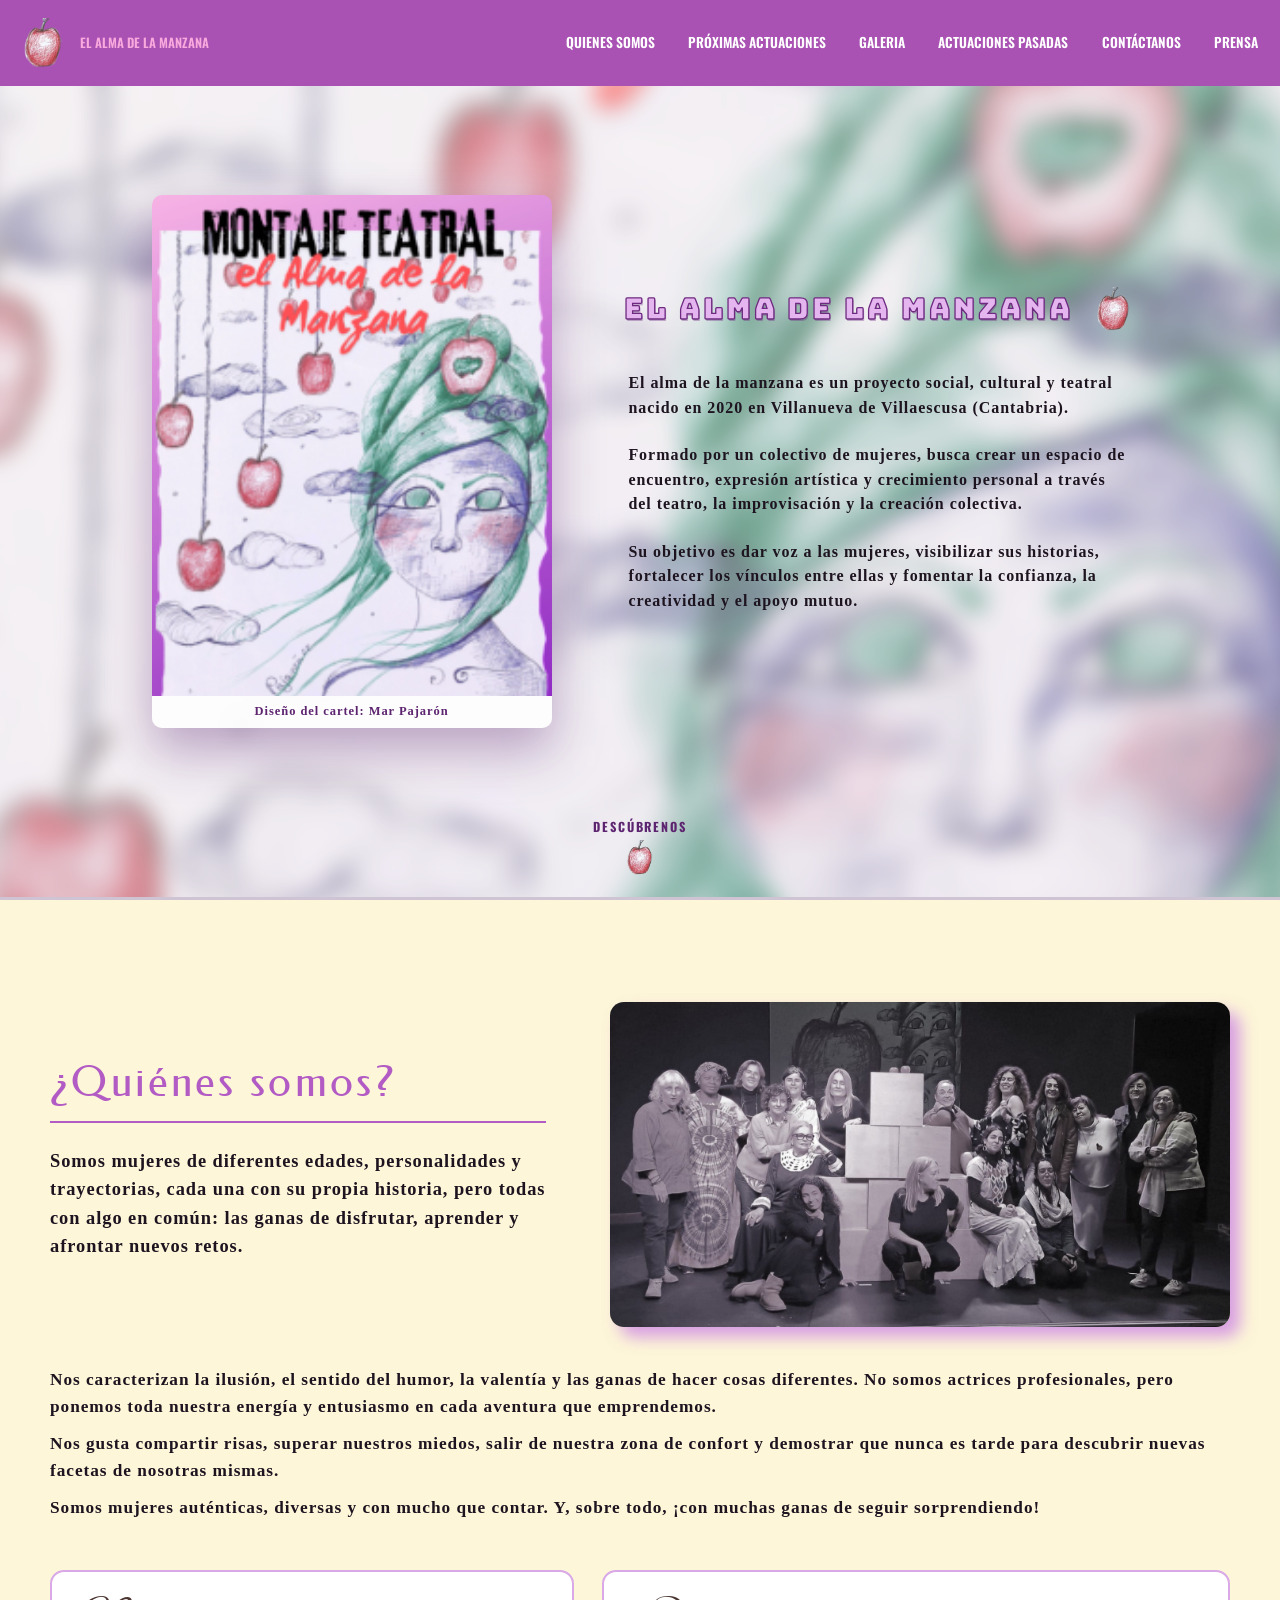
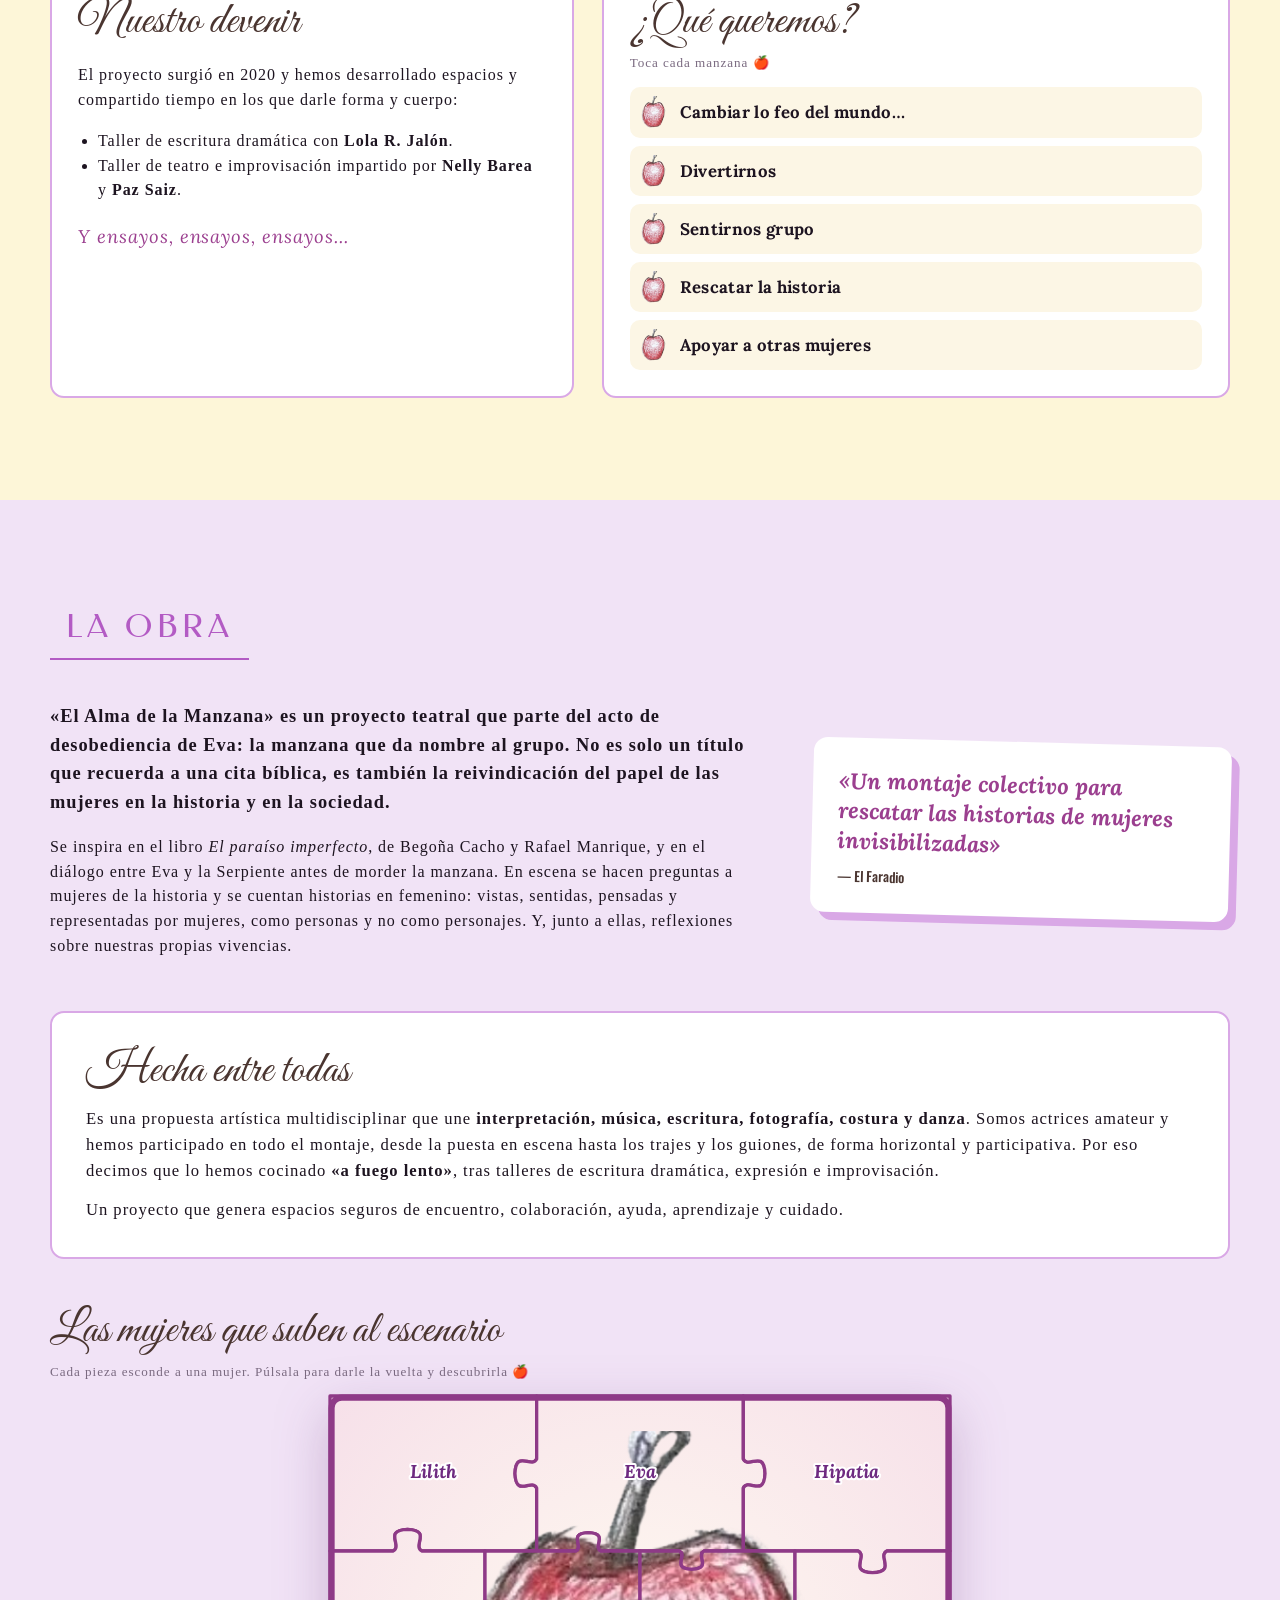
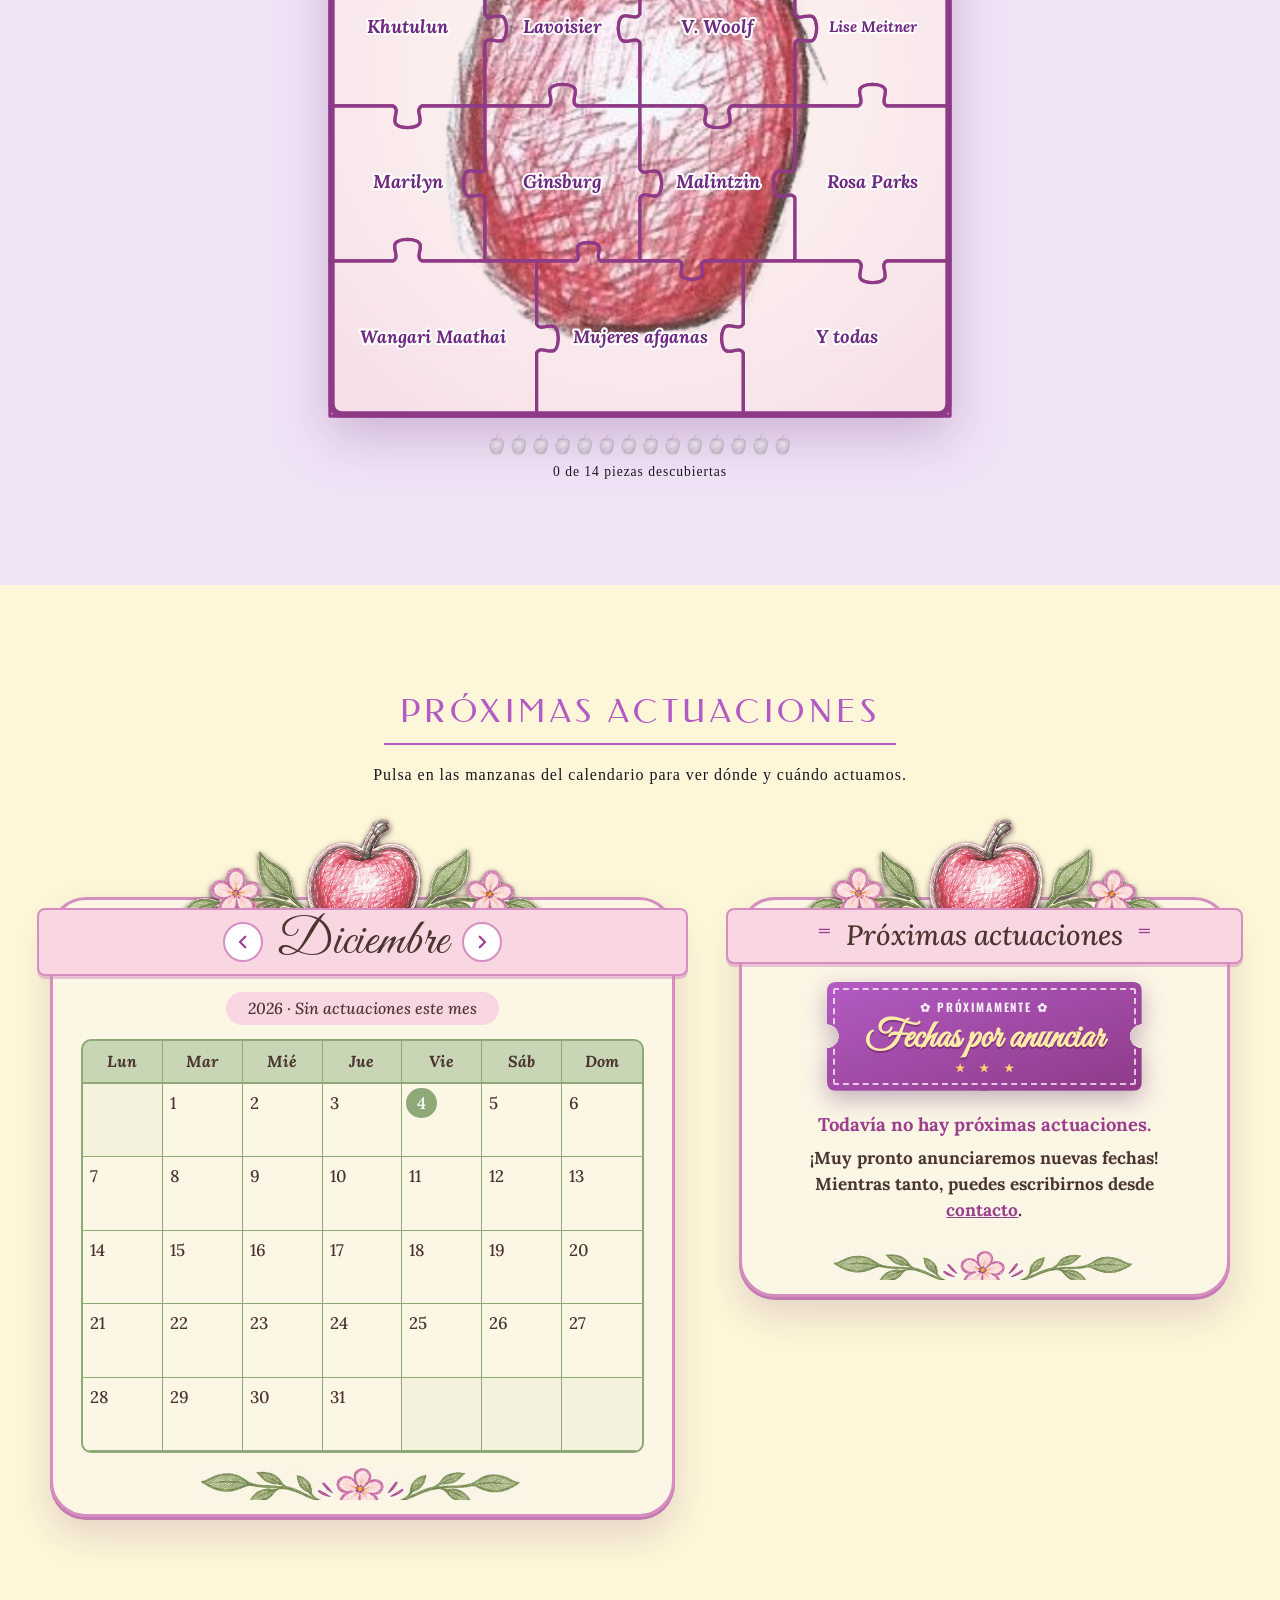
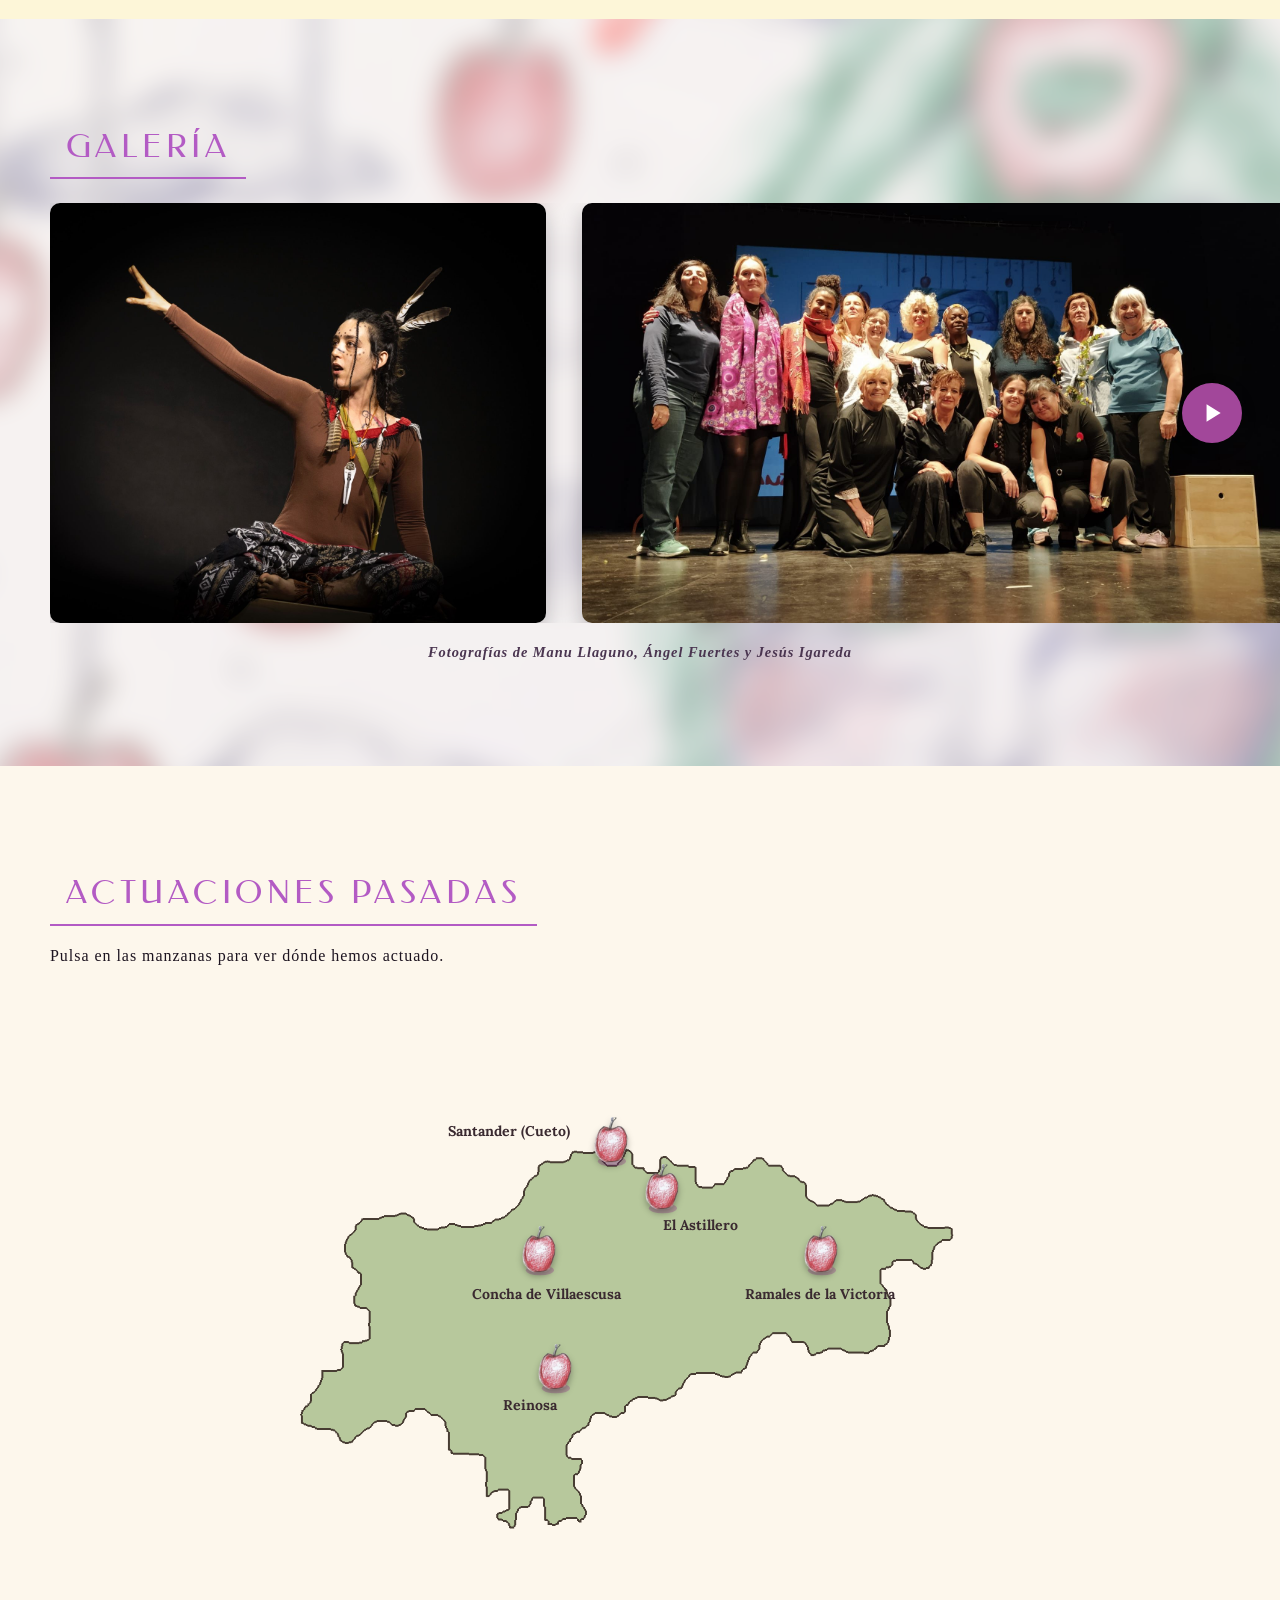
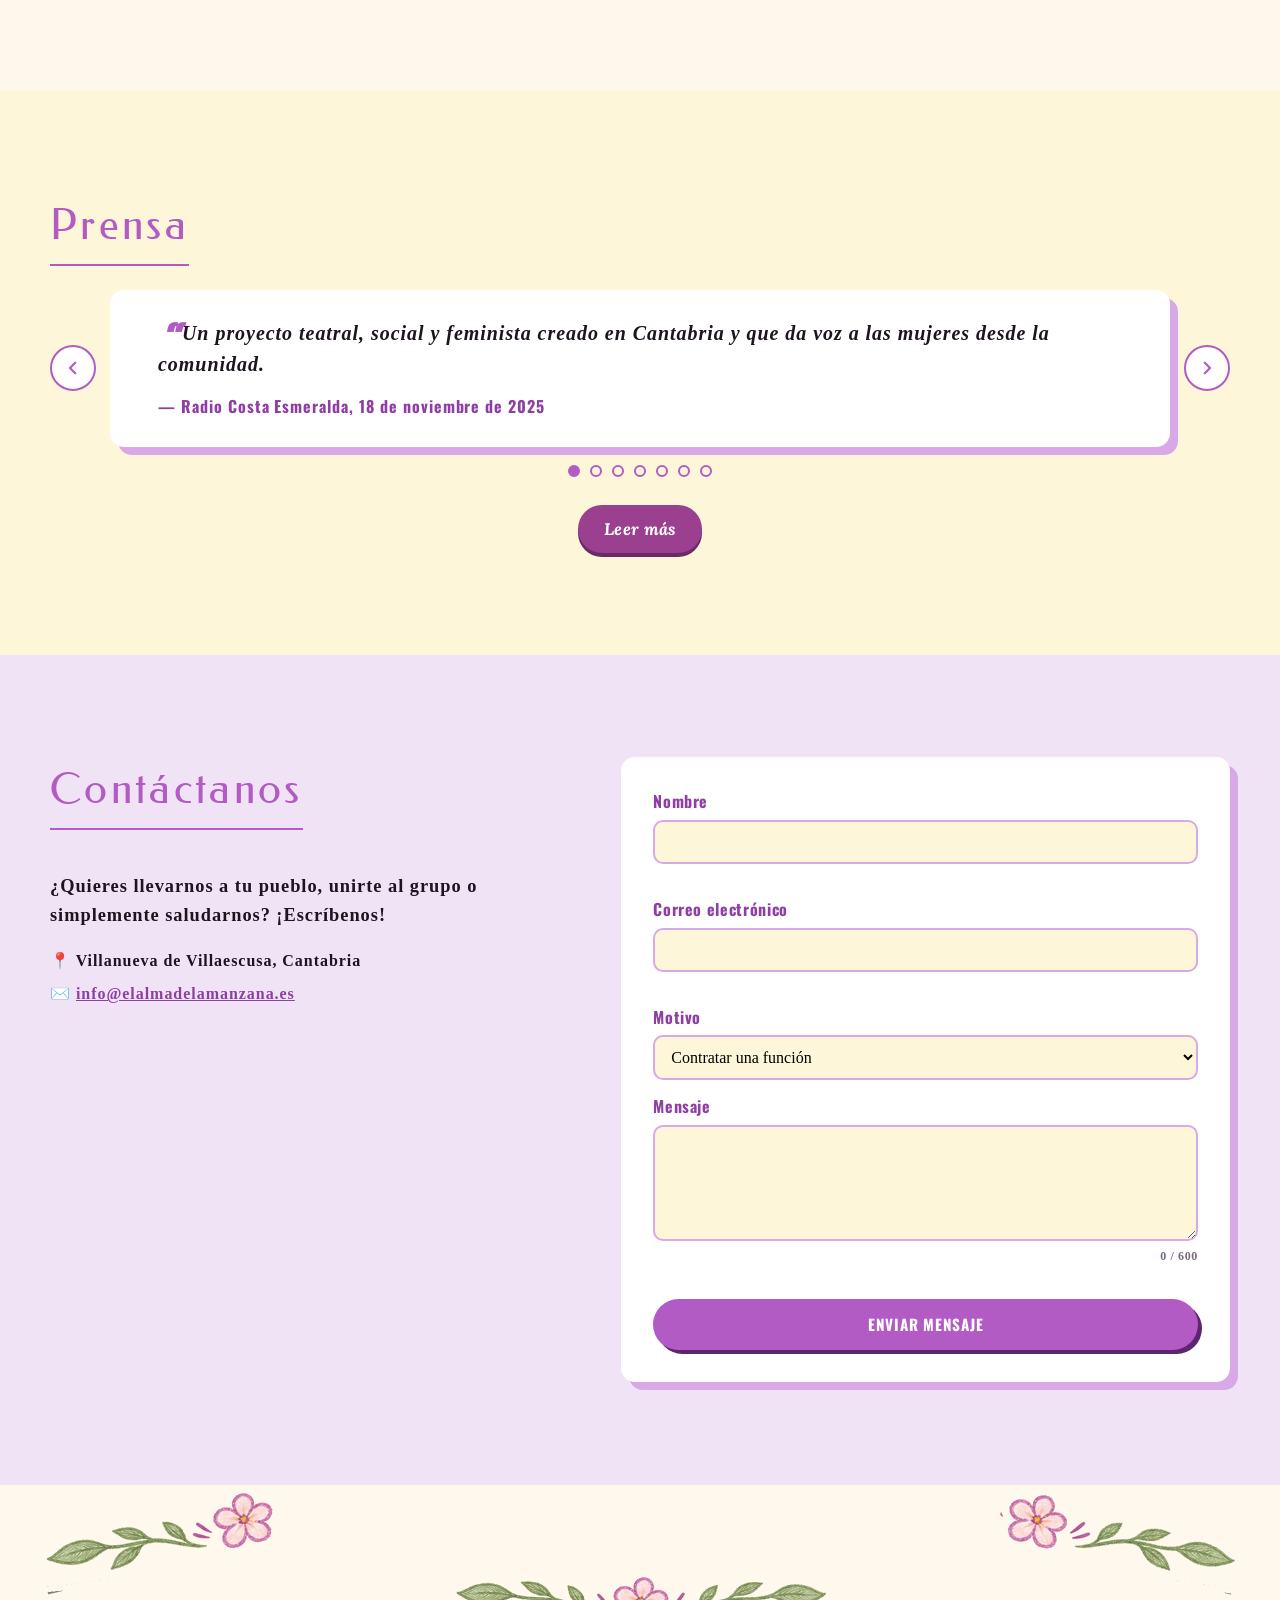
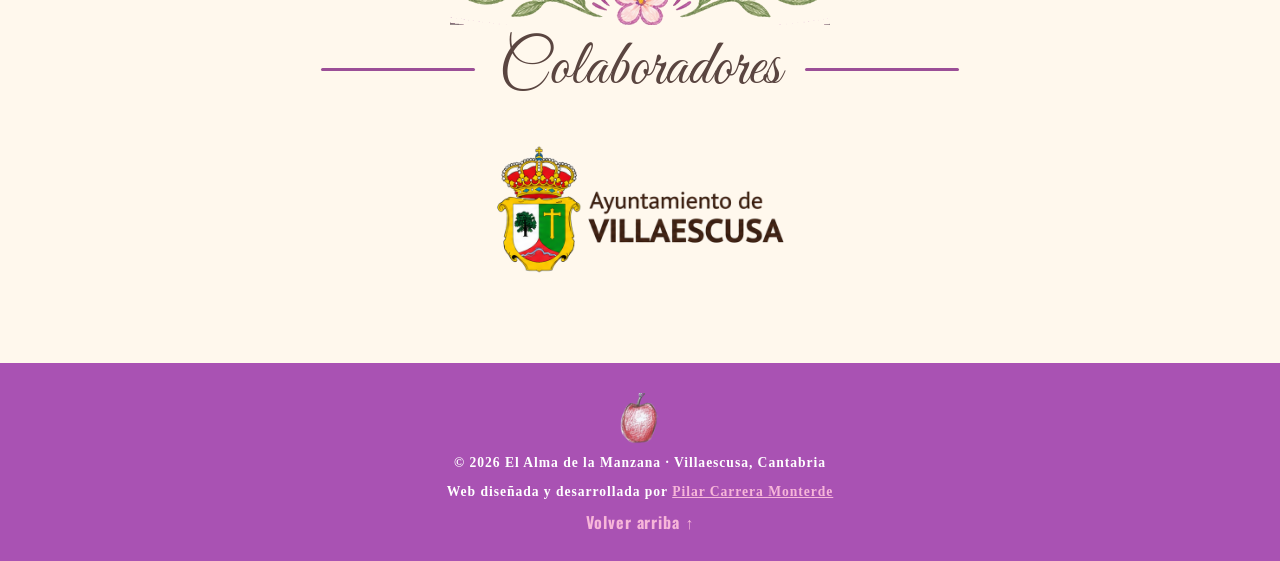
<file: index.html>
<!DOCTYPE html>
<html lang="es">
<head>
  <meta charset="UTF-8">
  <meta name="viewport" content="width=device-width, initial-scale=1.0, viewport-fit=cover">
  <meta name="theme-color" content="#a952b3">
  <title>El Alma de la Manzana · Teatro</title>
  <meta name="description" content="El Alma de la Manzana: proyecto social, cultural y teatral de mujeres nacido en 2020 en Villanueva de Villaescusa (Cantabria).">
  <link rel="icon" href="images/manzana.png">
  <link rel="preconnect" href="https://fonts.googleapis.com">
  <link rel="preconnect" href="https://fonts.gstatic.com" crossorigin>
  <link href="https://fonts.googleapis.com/css2?family=Bungee&family=Bungee+Shade&family=Federo&family=Great+Vibes&family=Lora:ital,wght@0,500;0,700;1,500;1,700&family=Old+Standard+TT:wght@400;700&family=Oswald:wght@500;600&display=swap" rel="stylesheet">
  <link rel="stylesheet" href="styles.css">
</head>
<body>

  <!-- ========== CABECERA ========== -->
  <header class="site-header">
    <a href="#inicio" class="brand" aria-label="Inicio">
      <img src="images/manzana.png" alt="" class="brand-logo">
      <span>El Alma de la Manzana</span>
    </a>
    <button class="menu-toggle" aria-label="Abrir menú" aria-expanded="false" aria-controls="main-nav">
      <span></span><span></span><span></span>
    </button>
    <nav id="main-nav" class="main-nav">
      <a href="#quienes">Quienes somos</a>
      <a href="#proximas">Próximas actuaciones</a>
      <a href="#galeria">Galeria</a>
      <a href="#pasadas">Actuaciones pasadas</a>
      <a href="#contacto">Contáctanos</a>
      <a href="#prensa">Prensa</a>
    </nav>
  </header>

  <main>
    <!-- ========== HERO (pantalla completa) ========== -->
    <section class="hero" id="inicio">
      <div class="hero-bg" aria-hidden="true"></div>
      <div class="apple-rain" aria-hidden="true"></div>

      <div class="hero-inner">
        <figure class="poster reveal" id="poster">
          <img src="images/cartel.png" alt="Cartel del montaje teatral El Alma de la Manzana">
          <figcaption>Diseño del cartel: Mar Pajarón</figcaption>
        </figure>

        <div class="hero-text reveal">
          <h1 class="hero-title">
            El alma de la manzana
            <button class="title-apple" aria-label="Sacudir el manzano" title="¡Sacude el manzano!">
              <img src="images/manzana.png" alt="">
            </button>
          </h1>
          <p>El alma de la manzana es un proyecto social, cultural y teatral nacido en 2020 en Villanueva de Villaescusa (Cantabria).</p>
          <p>Formado por un colectivo de mujeres, busca crear un espacio de encuentro, expresión artística y crecimiento personal a través del teatro, la improvisación y la creación colectiva.</p>
          <p>Su objetivo es dar voz a las mujeres, visibilizar sus historias, fortalecer los vínculos entre ellas y fomentar la confianza, la creatividad y el apoyo mutuo.</p>
        </div>
      </div>

      <a href="#quienes" class="scroll-cue" aria-label="Bajar a Quiénes somos">
        <span>Descúbrenos</span>
        <img src="images/manzana.png" alt="">
      </a>
    </section>

    <!-- ========== QUIÉNES SOMOS ========== -->
    <section class="section cream" id="quienes">
      <div class="container">
        <div class="about-top">
          <div class="reveal">
            <h2 class="section-title">¿Quiénes somos?</h2>
            <p class="lead">
              Somos mujeres de diferentes edades, personalidades y trayectorias, cada una
              con su propia historia, pero todas con algo en común: las ganas de disfrutar,
              aprender y afrontar nuevos retos.
            </p>
          </div>
          <figure class="group-photo reveal" id="group-photo">
            <img src="images/grupo.jpg" alt="Foto de grupo de las integrantes de El Alma de la Manzana sobre el escenario">
          </figure>
        </div>

        <div class="about-body reveal">
          <p>Nos caracterizan la ilusión, el sentido del humor, la valentía y las ganas de hacer cosas diferentes. No somos actrices profesionales, pero ponemos toda nuestra energía y entusiasmo en cada aventura que emprendemos.</p>
          <p>Nos gusta compartir risas, superar nuestros miedos, salir de nuestra zona de confort y demostrar que nunca es tarde para descubrir nuevas facetas de nosotras mismas.</p>
          <p>Somos mujeres auténticas, diversas y con mucho que contar. Y, sobre todo, ¡con muchas ganas de seguir sorprendiendo!</p>
        </div>

        <div class="about-cols">
          <div class="devenir reveal">
            <h3 class="hand-title">Nuestro devenir</h3>
            <p>El proyecto surgió en 2020 y hemos desarrollado espacios y compartido tiempo en los que darle forma y cuerpo:</p>
            <ul>
              <li>Taller de escritura dramática con <strong>Lola R. Jalón</strong>.</li>
              <li>Taller de teatro e improvisación impartido por <strong>Nelly Barea</strong> y <strong>Paz Saiz</strong>.</li>
            </ul>
            <p class="ensayos">Y ensayos, ensayos, ensayos…</p>
          </div>
          <div class="queremos reveal">
            <h3 class="hand-title">¿Qué queremos?</h3>
            <p class="hint">Toca cada manzana 🍎</p>
            <ul class="wish-list">
              <li><button class="wish"><span class="wish-apple"></span><span class="wish-short">Cambiar lo feo del mundo…</span><span class="wish-long">…pero poco a poco porque las prisas no son buenas. Mas sin pausa, pues hay realidades sangrantes que precisan urgencia.</span></button></li>
              <li><button class="wish"><span class="wish-apple"></span><span class="wish-short">Divertirnos</span><span class="wish-long">Y placer haciendo cosas que nos gustan, nos satisfacen, nos aportan, nos enriquecen…</span></button></li>
              <li><button class="wish"><span class="wish-apple"></span><span class="wish-short">Sentirnos grupo</span><span class="wish-long">Tribu, comunidad de mujeres en acción.</span></button></li>
              <li><button class="wish"><span class="wish-apple"></span><span class="wish-short">Rescatar la historia</span><span class="wish-long">De las mujeres que nos precedieron y nos precederán.</span></button></li>
              <li><button class="wish"><span class="wish-apple"></span><span class="wish-short">Apoyar a otras mujeres</span><span class="wish-long">Con nuestro trabajo, a otros proyectos de mujeres.</span></button></li>
            </ul>
          </div>
        </div>
      </div>
    </section>

    <!-- ========== LA OBRA ========== -->
    <section class="section lilac" id="la-obra">
      <div class="container">
        <h2 class="section-title caps reveal">La obra</h2>

        <div class="obra-intro reveal">
          <div>
            <p class="lead">«El Alma de la Manzana» es un proyecto teatral que parte del <strong>acto de desobediencia de Eva</strong>: la manzana que da nombre al grupo. No es solo un título que recuerda a una cita bíblica, es también la reivindicación del papel de las mujeres en la historia y en la sociedad.</p>
            <p>Se inspira en el libro <em>El paraíso imperfecto</em>, de Begoña Cacho y Rafael Manrique, y en el diálogo entre Eva y la Serpiente antes de morder la manzana. En escena se hacen preguntas a mujeres de la historia y se cuentan historias en femenino: vistas, sentidas, pensadas y representadas por mujeres, como personas y no como personajes. Y, junto a ellas, reflexiones sobre nuestras propias vivencias.</p>
          </div>
          <blockquote class="obra-quote">
            «Un montaje colectivo para rescatar las historias de mujeres invisibilizadas»
            <cite>— El Faradio</cite>
          </blockquote>
        </div>

        <div class="obra-made reveal">
          <h3 class="hand-title">Hecha entre todas</h3>
          <p>Es una propuesta artística multidisciplinar que une <strong>interpretación, música, escritura, fotografía, costura y danza</strong>. Somos actrices amateur y hemos participado en todo el montaje, desde la puesta en escena hasta los trajes y los guiones, de forma horizontal y participativa. Por eso decimos que lo hemos cocinado <strong>«a fuego lento»</strong>, tras talleres de escritura dramática, expresión e improvisación.</p>
          <p>Un proyecto que genera espacios seguros de encuentro, colaboración, ayuda, aprendizaje y cuidado.</p>
        </div>

        <h3 class="hand-title reveal">Las mujeres que suben al escenario</h3>
        <p class="hint">Cada pieza esconde a una mujer. Púlsala para darle la vuelta y descubrirla 🍎</p>
        <div class="puzzle">
          <div class="puzzle-board">
            <svg id="puzzle" viewBox="0 0 600 600" role="group" aria-label="Puzle de la manzana con las mujeres de la obra"></svg>
            <div class="pz-bubble" id="pz-bubble" role="dialog" aria-live="polite" hidden>
              <button class="pb-close" id="pb-close" aria-label="Cerrar">×</button>
              <p class="pb-tag" id="pb-tag"></p>
              <h4 class="pb-name" id="pb-name"></h4>
              <p class="pb-years" id="pb-years"></p>
              <p class="pb-text" id="pb-text"></p>
              <div class="pb-nav">
                <button id="pb-prev" aria-label="Pieza anterior"><svg viewBox="0 0 24 24" width="16" height="16"><path d="M15 5l-7 7 7 7" fill="none" stroke="currentColor" stroke-width="3" stroke-linecap="round" stroke-linejoin="round"/></svg></button>
                <button id="pb-next" aria-label="Pieza siguiente"><svg viewBox="0 0 24 24" width="16" height="16"><path d="M9 5l7 7-7 7" fill="none" stroke="currentColor" stroke-width="3" stroke-linecap="round" stroke-linejoin="round"/></svg></button>
              </div>
            </div>
          </div>
          <div class="pi-progress">
            <div class="pi-apples" id="pi-apples"></div>
            <p id="pi-count">0 de 14 piezas descubiertas</p>
            <button class="pi-reset" id="pi-reset" hidden>↺ Volver a montar el puzle</button>
          </div>
        </div>
      
      </div>
    </section>

    <!-- ========== PRÓXIMAS ACTUACIONES ========== -->
    <section class="section cream" id="proximas">
      <div class="container">
        <div class="center-head">
          <h2 class="section-title caps reveal">Próximas actuaciones</h2>
          <p class="section-intro reveal">Pulsa en las manzanas del calendario para ver dónde y cuándo actuamos.</p>
        </div>

        <div class="upcoming">
          <!-- Calendario interactivo -->
          <div class="cute-card cal reveal">
            <img src="images/deco/apple-top.png" alt="" class="cute-top">
            <div class="cute-ribbon cal-ribbon">
              <button class="cal-nav" id="cal-prev" aria-label="Mes anterior"><svg viewBox="0 0 24 24" width="18" height="18" aria-hidden="true"><path d="M15 5l-7 7 7 7" fill="none" stroke="currentColor" stroke-width="3" stroke-linecap="round" stroke-linejoin="round"/></svg></button>
              <span id="cal-month" aria-live="polite">Noviembre</span>
              <button class="cal-nav" id="cal-next" aria-label="Mes siguiente"><svg viewBox="0 0 24 24" width="18" height="18" aria-hidden="true"><path d="M9 5l7 7-7 7" fill="none" stroke="currentColor" stroke-width="3" stroke-linecap="round" stroke-linejoin="round"/></svg></button>
            </div>
            <p class="cute-pill" id="cal-sub">Próximas actuaciones</p>
            <div class="cal-grid" role="grid" aria-label="Calendario de actuaciones">
              <div class="cal-head">Lun</div><div class="cal-head">Mar</div><div class="cal-head">Mié</div>
              <div class="cal-head">Jue</div><div class="cal-head">Vie</div><div class="cal-head">Sáb</div><div class="cal-head">Dom</div>
            </div>
            <div class="cal-days" id="cal-days"></div>
            <button class="cal-jump" id="cal-jump" hidden>🍎 Ir a la próxima actuación</button>
            <img src="images/deco/flowers-bottom.png" alt="" class="cute-bottom">
          </div>

          <!-- Tarjeta de la función -->
          <article class="cute-card ev reveal" id="event-card" aria-live="polite">
            <img src="images/deco/apple-top.png" alt="" class="cute-top">
            <div class="cute-ribbon"><span id="ev-label">Próxima actuación</span></div>
            <div class="ev-empty">
              <div class="tba" role="img" aria-label="Fechas por anunciar">
                <div class="tba-ticket">
                  <span class="tba-small">✿ Próximamente ✿</span>
                  <span class="tba-big">Fechas por anunciar</span>
                  <span class="tba-stars" aria-hidden="true">★ ★ ★</span>
                </div>
              </div>
              <p>Todavía no hay próximas actuaciones.</p>
              <p>¡Muy pronto anunciaremos nuevas fechas! Mientras tanto, puedes escribirnos desde <a href="#contacto">contacto</a>.</p>
            </div>
            <img class="ev-logo" id="ev-logo" alt="">
            <p class="cute-pill ev-date" id="ev-date"></p>
            <p class="ev-line">
              <svg viewBox="0 0 24 24" class="ico ico-green"><circle cx="12" cy="12" r="9"/><path d="M12 7v5l3 2"/></svg>
              <span id="ev-time"></span>
            </p>
            <p class="ev-line">
              <svg viewBox="0 0 24 24" class="ico ico-fill"><path d="M12 2a7 7 0 0 0-7 7c0 5 7 13 7 13s7-8 7-13a7 7 0 0 0-7-7zm0 9.5A2.5 2.5 0 1 1 12 6.5a2.5 2.5 0 0 1 0 5z"/></svg>
              <span id="ev-place"></span>
            </p>
            <p class="ev-address" id="ev-address"></p>
            <div class="ev-divider"><span>✿</span></div>
            <div class="ev-desc-wrap">
              <img src="images/deco/curtain-left.png" alt="" class="curtain">
              <p class="ev-desc" id="ev-desc"></p>
              <img src="images/deco/curtain-right.png" alt="" class="curtain">
            </div>
            <div class="ev-facts" id="ev-facts">
              <div>
                <svg viewBox="0 0 24 24" class="ico ico-fill"><path d="M5 21V3h11v18H5zm2-2h7V5H7v14zm5-8h1.5v2H12z M18 21V6h2v15z"/></svg>
                <span id="ev-doors"></span>
              </div>
              <div>
                <svg viewBox="0 0 24 24" class="ico ico-fill"><circle cx="12" cy="7" r="3"/><circle cx="5.5" cy="9" r="2.3"/><circle cx="18.5" cy="9" r="2.3"/><path d="M6.5 20v-3a5.5 5.5 0 0 1 11 0v3zM1 20v-2.5A3.5 3.5 0 0 1 5 14h.5a7 7 0 0 0-1 3v3zm22 0h-3.5v-3a7 7 0 0 0-1-3h.5a3.5 3.5 0 0 1 4 3.5z"/></svg>
                <span id="ev-entry"></span>
              </div>
            </div>
            <div class="ev-actions">
              <button class="ev-save" id="ev-save">
                <svg viewBox="0 0 24 24" class="ico ico-white"><rect x="3" y="5" width="18" height="16" rx="2"/><path d="M3 10h18M8 3v4M16 3v4"/></svg>
                Guardar la fecha
              </button>
              <a class="ev-map" id="ev-map" target="_blank" rel="noopener">📍 Cómo llegar</a>
            </div>
            <img src="images/deco/flowers-bottom.png" alt="" class="cute-bottom">
          </article>
        </div>
      </div>
    </section>

    <!-- ========== GALERÍA ========== -->
    <section class="section gallery-sec" id="galeria">
      <div class="gallery-bg" aria-hidden="true"></div>
      <div class="container">
        <h2 class="section-title caps reveal">Galería</h2>
        <div class="slider reveal" id="slider">
          <div class="slider-track" id="slider-track"></div>
          <button class="slider-btn prev" id="slider-prev" aria-label="Foto anterior" hidden>
            <svg viewBox="0 0 24 24"><path d="M7 4l13 8-13 8z"/></svg>
          </button>
          <button class="slider-btn next" id="slider-next" aria-label="Foto siguiente">
            <svg viewBox="0 0 24 24"><path d="M7 4l13 8-13 8z"/></svg>
          </button>
          <a class="see-all" id="see-all" href="galeria.html" hidden>Ver toda la galería ›</a>
        </div>
        <p class="photo-credit reveal">Fotografías de Manu Llaguno, Ángel Fuertes y Jesús Igareda</p>
      </div>
    </section>

    <!-- ========== ACTUACIONES PASADAS (solo mapa) ========== -->
    <section class="section mapbg" id="pasadas">
      <div class="container">
        <h2 class="section-title caps reveal">Actuaciones pasadas</h2>
        <p class="section-intro reveal">Pulsa en las manzanas para ver dónde hemos actuado.</p>
        <div class="map reveal" id="map">
          <img src="images/mapa-limpio.png" alt="Mapa de Cantabria con los escenarios donde ha actuado El Alma de la Manzana" class="map-img">
          <svg class="map-arrows" viewBox="0 0 1774 887" preserveAspectRatio="none" aria-hidden="true">
            <defs>
              <marker id="arrowhead" viewBox="0 0 10 10" refX="8" refY="5" markerWidth="7" markerHeight="7" orient="auto-start-reverse">
                <path d="M0 0 10 5 0 10z" fill="#3a2a30"/>
              </marker>
            </defs>
            <path id="map-arrow" d="" marker-end="url(#arrowhead)"/>
          </svg>
        </div>
      </div>
    </section>

    <!-- ========== PRENSA ========== -->
    <section class="section cream" id="prensa">
      <div class="container">
        <h2 class="section-title reveal">Prensa</h2>
        <div class="press-carousel reveal">
          <button class="carousel-btn prev" aria-label="Anterior"><svg viewBox="0 0 24 24" width="18" height="18" aria-hidden="true"><path d="M15 5l-7 7 7 7" fill="none" stroke="currentColor" stroke-width="3" stroke-linecap="round" stroke-linejoin="round"/></svg></button>
          <div class="press-track" id="press-track"></div>
          <button class="carousel-btn next" aria-label="Siguiente"><svg viewBox="0 0 24 24" width="18" height="18" aria-hidden="true"><path d="M9 5l7 7-7 7" fill="none" stroke="currentColor" stroke-width="3" stroke-linecap="round" stroke-linejoin="round"/></svg></button>
        </div>
        <div class="carousel-dots" id="press-dots"></div>
        <div class="press-more">
          <a class="btn" href="prensa.html">Leer más</a>
        </div>
      </div>
    </section>

    <!-- ========== CONTACTO ========== -->
    <section class="section lilac" id="contacto">
      <div class="container contact">
        <div class="reveal">
          <h2 class="section-title">Contáctanos</h2>
          <p class="lead">¿Quieres llevarnos a tu pueblo, unirte al grupo o simplemente saludarnos? ¡Escríbenos!</p>
          <ul class="contact-info">
            <li>📍 Villanueva de Villaescusa, Cantabria</li>
            <li>✉️ <a href="mailto:info@elalmadelamanzana.es">info@elalmadelamanzana.es</a></li>
          </ul>
        </div>
        <form class="contact-form reveal" id="contact-form" novalidate>
          <label>Nombre
            <input type="text" name="nombre" required autocomplete="name">
            <span class="error"></span>
          </label>
          <label>Correo electrónico
            <input type="email" name="email" required autocomplete="email">
            <span class="error"></span>
          </label>
          <label>Motivo
            <select name="motivo">
              <option>Contratar una función</option>
              <option>Quiero unirme al grupo</option>
              <option>Prensa</option>
              <option>Otro</option>
            </select>
          </label>
          <label>Mensaje
            <textarea name="mensaje" rows="5" required maxlength="600"></textarea>
            <span class="char-count">0 / 600</span>
            <span class="error"></span>
          </label>
          <button type="submit" class="btn-form">Enviar mensaje</button>
          <div class="send-choice" id="send-choice" role="group" aria-labelledby="send-choice-title" hidden>
            <p class="send-title" id="send-choice-title">¿Con qué quieres enviarlo? 🍎</p>
            <p class="send-hint">Tu mensaje ya está escrito: solo tendrás que pulsar «Enviar» en tu correo.</p>
            <div class="send-btns">
              <a class="send-btn" id="send-app" href="#">📱 Mi app de correo</a>
              <a class="send-btn" id="send-gmail" href="#" target="_blank" rel="noopener">Gmail</a>
              <a class="send-btn" id="send-outlook" href="#" target="_blank" rel="noopener">Outlook / Hotmail</a>
              <button type="button" class="send-btn" id="send-copy">📋 Copiar el mensaje</button>
            </div>
            <p class="send-hint">O escríbenos tú directamente a <a href="mailto:info@elalmadelamanzana.es">info@elalmadelamanzana.es</a></p>
          </div>
        </form>
      </div>
    </section>

    <!-- ========== COLABORADORES ========== -->
    <section class="section collab-sec" id="colaboradores">
      <img src="images/deco/blossom-left.png" alt="" class="collab-branch left" aria-hidden="true">
      <img src="images/deco/blossom-right.png" alt="" class="collab-branch right" aria-hidden="true">
      <div class="container">
        <img src="images/deco/blossom-center.png" alt="" class="collab-leaves" aria-hidden="true">
        <h2 class="collab-title reveal">Colaboradores</h2>
        <div class="collab-logos reveal">
          <img src="images/logos/ayto-villaescusa.png" alt="Ayuntamiento de Villaescusa">
        </div>
      </div>
    </section>
  </main>

  <footer class="site-footer">
    <img src="images/manzana.png" alt="" class="brand-logo">
    <p>© <span id="year"></span> El Alma de la Manzana · Villaescusa, Cantabria</p>
    <p class="credit">Web diseñada y desarrollada por <a href="https://www.pilarcm.eu/" target="_blank" rel="noopener">Pilar Carrera Monterde</a></p>
    <a href="#inicio" class="to-top">Volver arriba ↑</a>
  </footer>

  <!-- Lightbox -->
  <div class="lightbox" id="lightbox" role="dialog" aria-modal="true" aria-label="Imagen ampliada" hidden>
    <button class="lb-close" aria-label="Cerrar">×</button>
    <button class="lb-nav lb-prev" aria-label="Anterior">‹</button>
    <figure>
      <img id="lb-img" alt="">
      <figcaption id="lb-caption"></figcaption>
    </figure>
    <button class="lb-nav lb-next" aria-label="Siguiente">›</button>
  </div>

  <script src="datos.js"></script>
  <script src="script.js"></script>
</body>
</html>
</file>
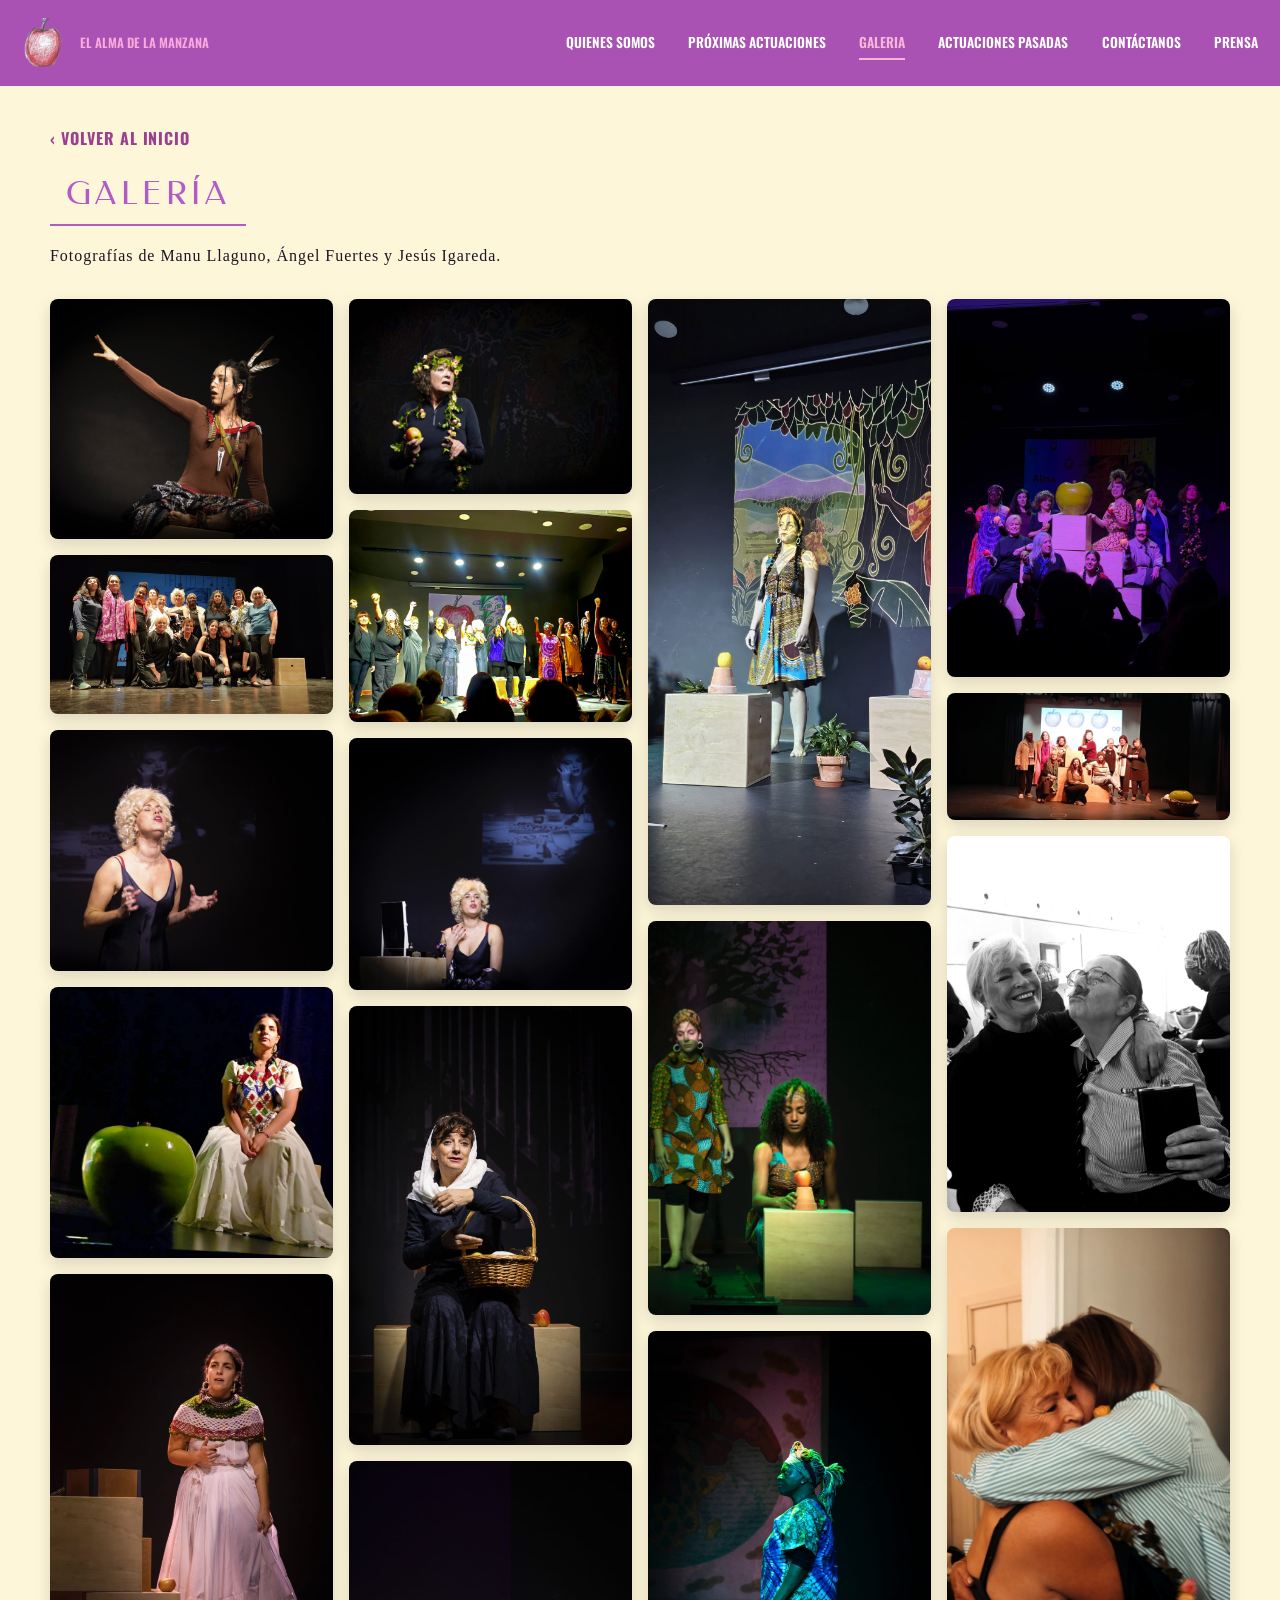
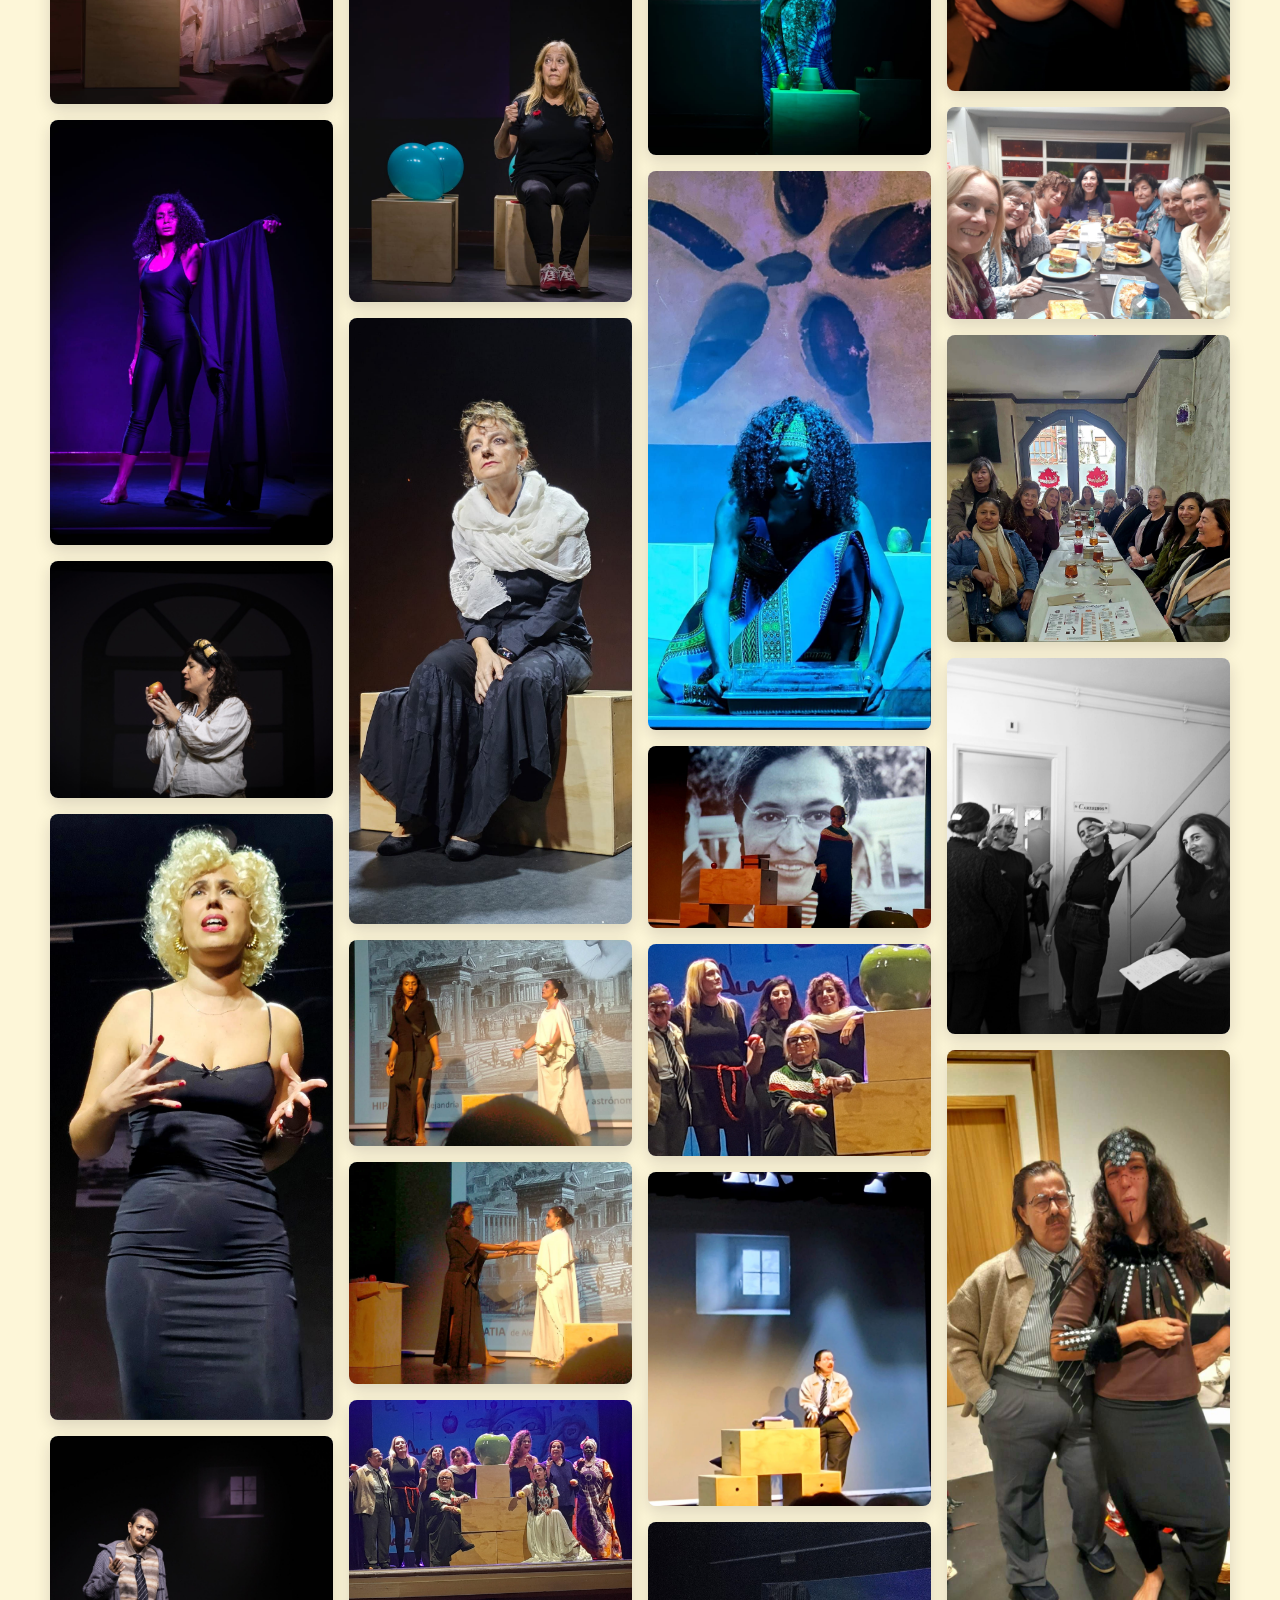
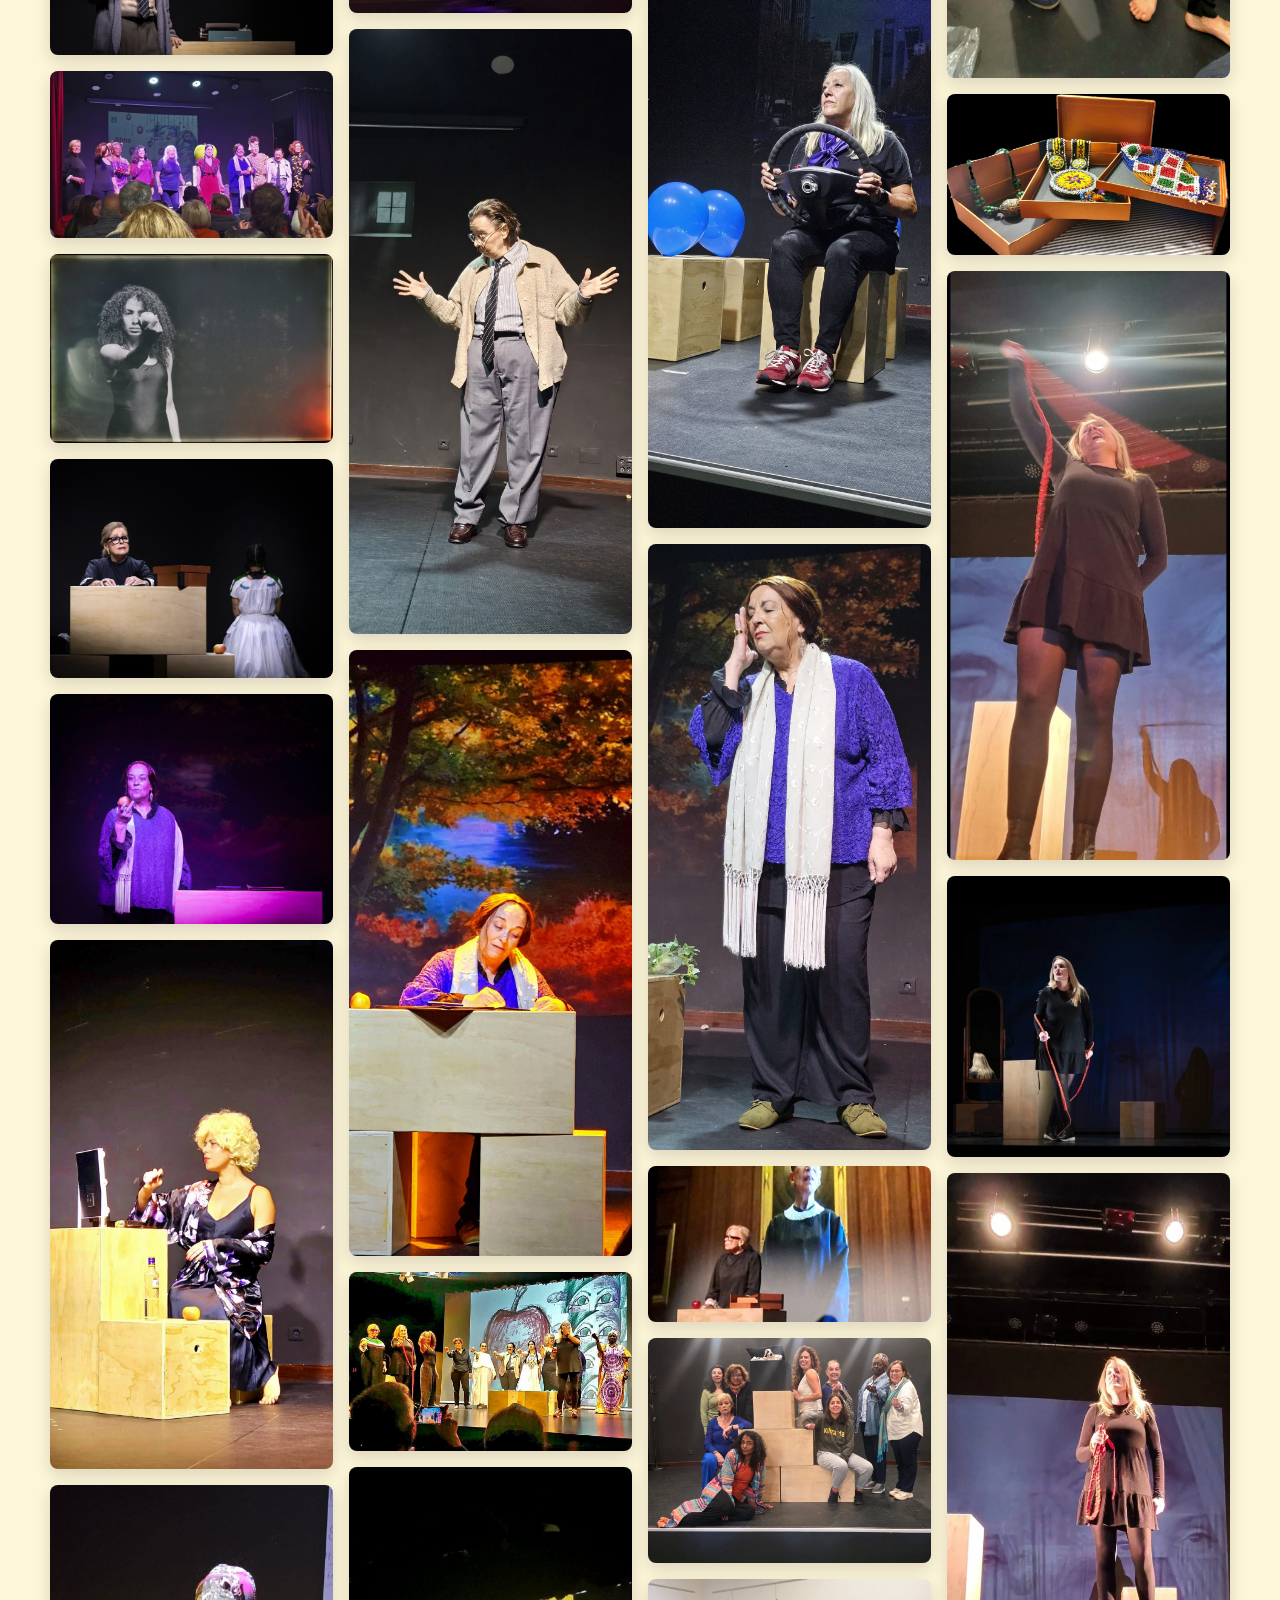
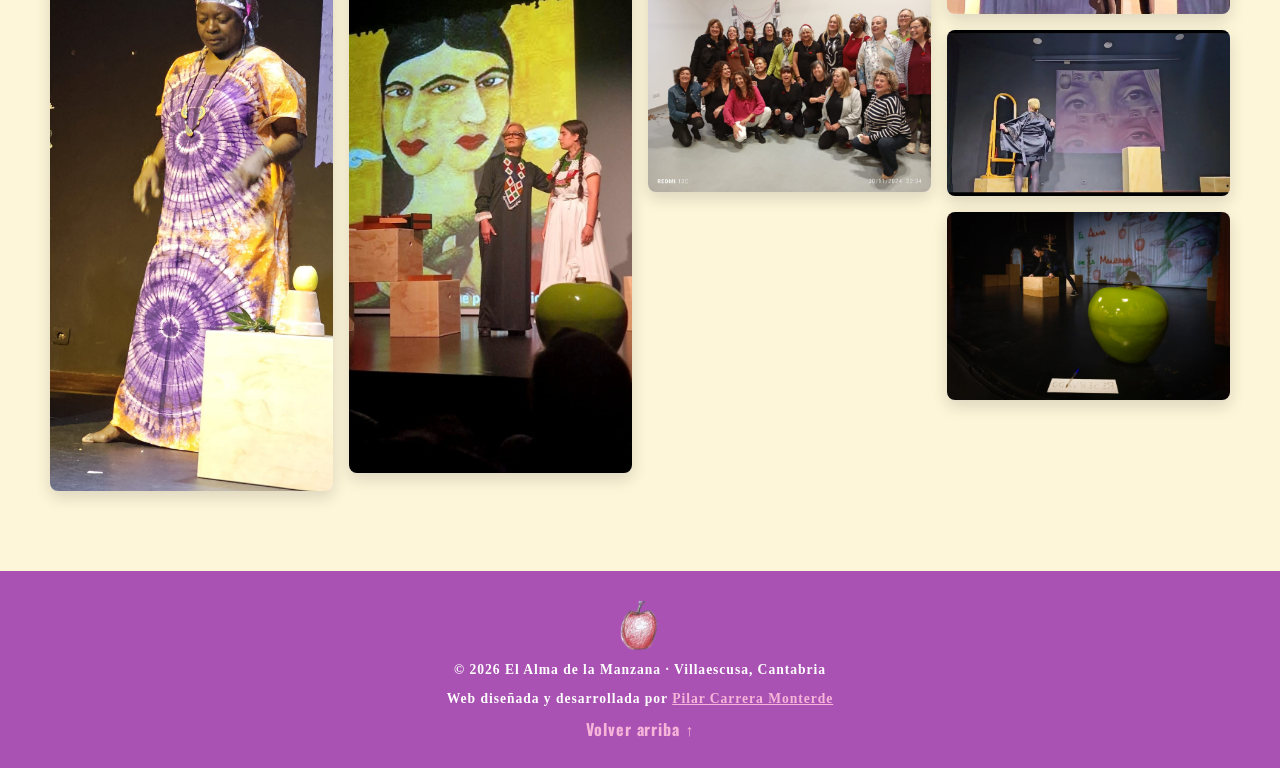
<file: galeria.html>
<!DOCTYPE html>
<html lang="es">
<head>
  <meta charset="UTF-8">
  <meta name="viewport" content="width=device-width, initial-scale=1.0, viewport-fit=cover">
  <meta name="theme-color" content="#a952b3">
  <title>Galería · El Alma de la Manzana</title>
  <meta name="description" content="El Alma de la Manzana: proyecto social, cultural y teatral de mujeres nacido en 2020 en Villanueva de Villaescusa (Cantabria).">
  <link rel="icon" href="images/manzana.png">
  <link rel="preconnect" href="https://fonts.googleapis.com">
  <link rel="preconnect" href="https://fonts.gstatic.com" crossorigin>
  <link href="https://fonts.googleapis.com/css2?family=Bungee&family=Bungee+Shade&family=Federo&family=Great+Vibes&family=Lora:ital,wght@0,500;0,700;1,500;1,700&family=Old+Standard+TT:wght@400;700&family=Oswald:wght@500;600&display=swap" rel="stylesheet">
  <link rel="stylesheet" href="styles.css">
</head>
<body id="top">
  <!-- ========== CABECERA ========== -->
  <header class="site-header">
    <a href="index.html" class="brand" aria-label="Inicio">
      <img src="images/manzana.png" alt="" class="brand-logo">
      <span>El Alma de la Manzana</span>
    </a>
    <button class="menu-toggle" aria-label="Abrir menú" aria-expanded="false" aria-controls="main-nav">
      <span></span><span></span><span></span>
    </button>
    <nav id="main-nav" class="main-nav">
      <a href="index.html#quienes">Quienes somos</a>
      <a href="index.html#proximas">Próximas actuaciones</a>
      <a href="index.html#galeria" class="active">Galeria</a>
      <a href="index.html#pasadas">Actuaciones pasadas</a>
      <a href="index.html#contacto">Contáctanos</a>
      <a href="index.html#prensa">Prensa</a>
    </nav>
  </header>

  <main>
    <section class="section cream gallery-page">
      <div class="container">
        <a class="back-link" href="index.html#galeria">‹ Volver al inicio</a><br>
        <h2 class="section-title caps visible">Galería</h2>
        <p class="section-intro">Fotografías de Manu Llaguno, Ángel Fuertes y Jesús Igareda.</p>
        <div class="masonry" id="masonry"></div>
      </div>
    </section>
  </main>

  <footer class="site-footer">
    <img src="images/manzana.png" alt="" class="brand-logo">
    <p>© <span id="year"></span> El Alma de la Manzana · Villaescusa, Cantabria</p>
    <p class="credit">Web diseñada y desarrollada por <a href="https://www.pilarcm.eu/" target="_blank" rel="noopener">Pilar Carrera Monterde</a></p>
    <a href="#top" class="to-top">Volver arriba ↑</a>
  </footer>

  <!-- Lightbox -->
  <div class="lightbox" id="lightbox" role="dialog" aria-modal="true" aria-label="Imagen ampliada" hidden>
    <button class="lb-close" aria-label="Cerrar">×</button>
    <button class="lb-nav lb-prev" aria-label="Anterior">‹</button>
    <figure>
      <img id="lb-img" alt="">
      <figcaption id="lb-caption"></figcaption>
    </figure>
    <button class="lb-nav lb-next" aria-label="Siguiente">›</button>
  </div>

  <script src="datos.js"></script>
  <script>
    const grid = $("#masonry");
    FOTOS.forEach((src, i) => {
      const b = document.createElement("button");
      b.innerHTML = `<img src="${src}" alt="Foto ${i + 1} de El Alma de la Manzana" loading="lazy">`;
      b.addEventListener("click", () => Lightbox.open(FOTOS, i));
      grid.appendChild(b);
    });
  </script>
</body>
</html>
</file>
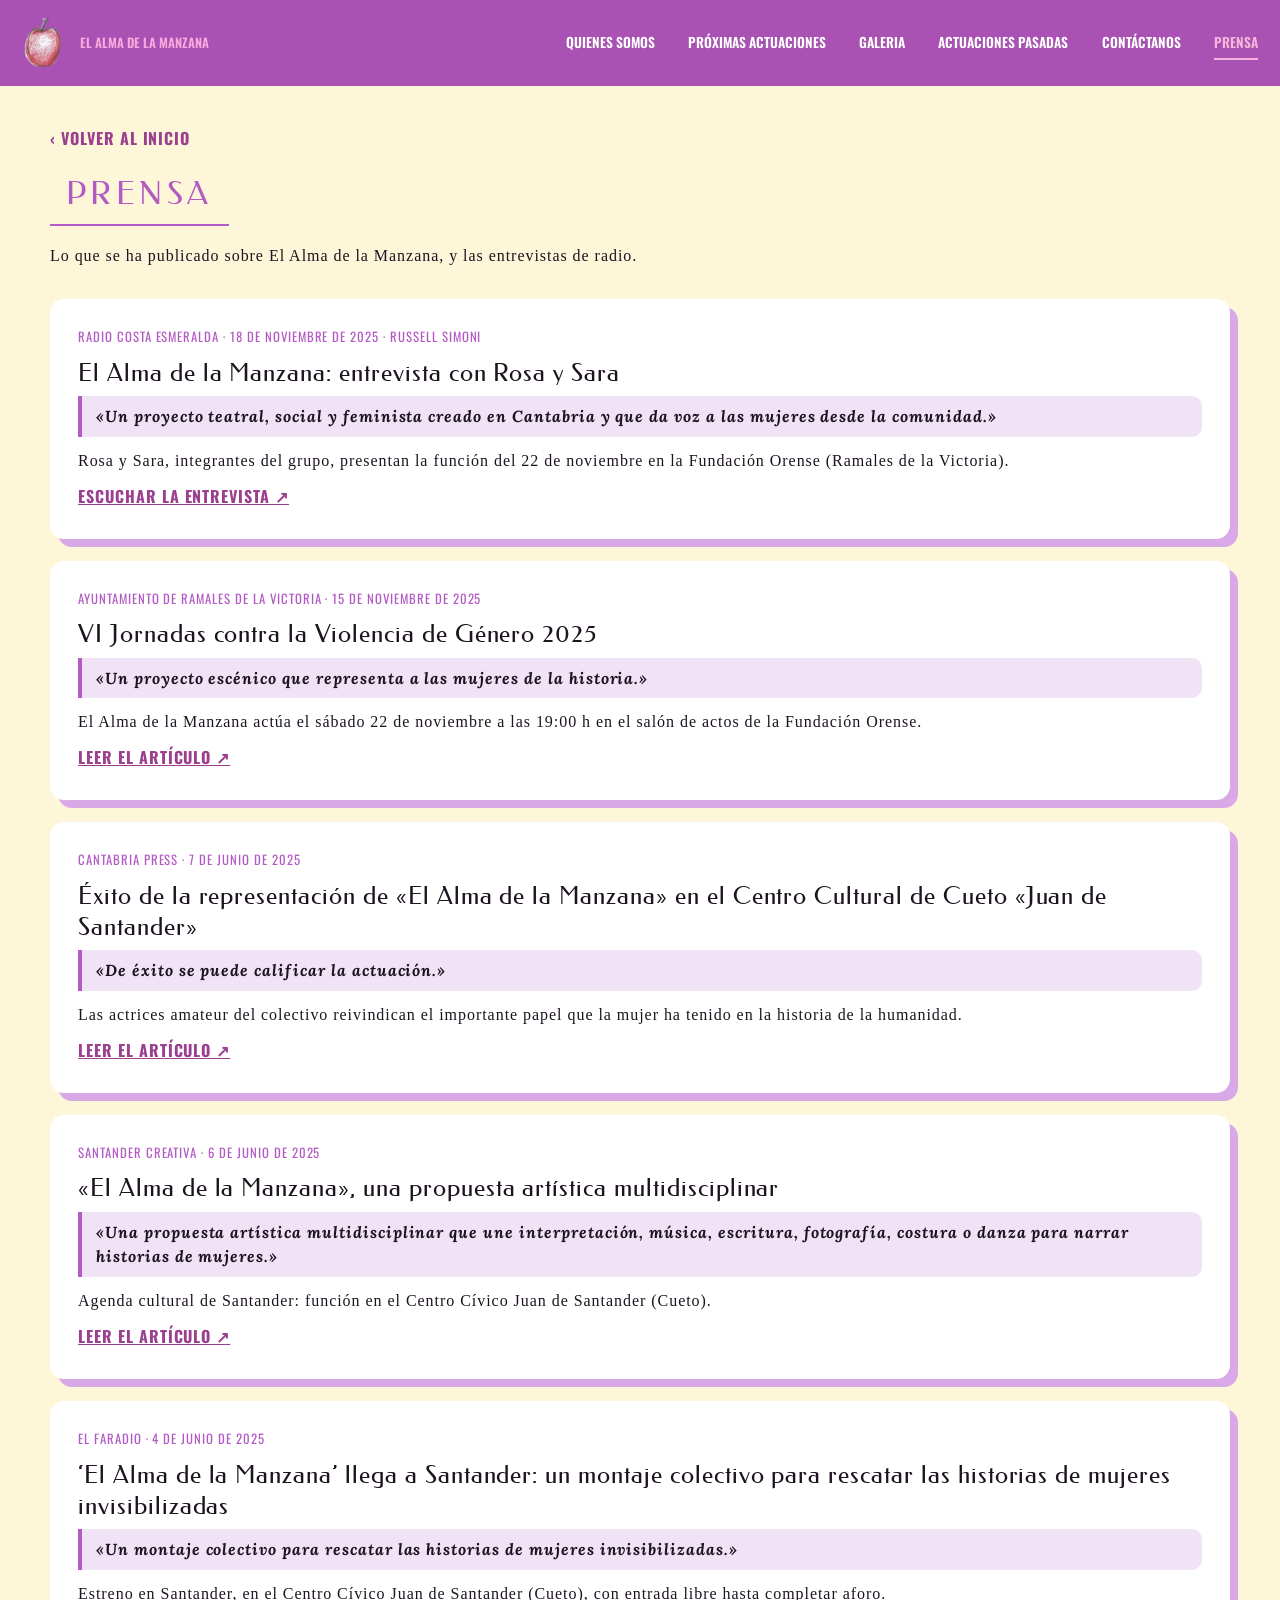
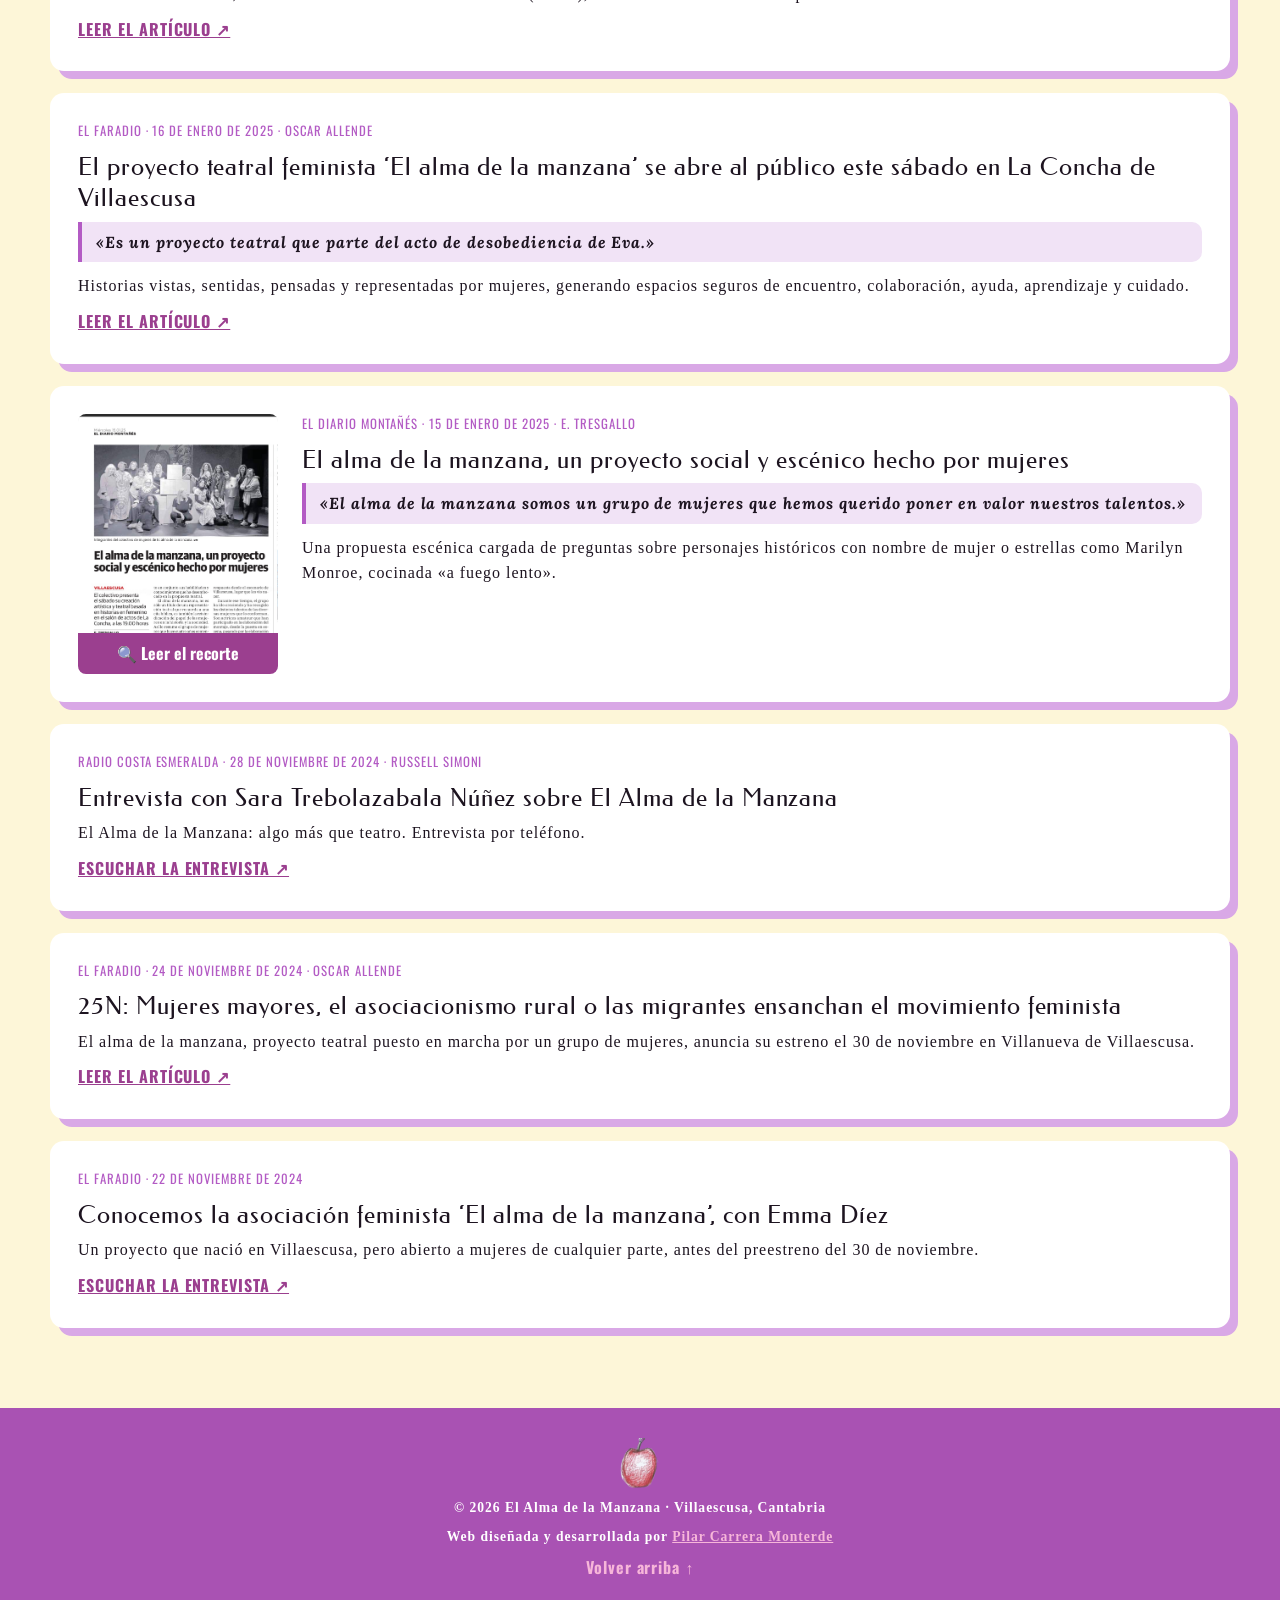
<file: prensa.html>
<!DOCTYPE html>
<html lang="es">
<head>
  <meta charset="UTF-8">
  <meta name="viewport" content="width=device-width, initial-scale=1.0, viewport-fit=cover">
  <meta name="theme-color" content="#a952b3">
  <title>Prensa · El Alma de la Manzana</title>
  <meta name="description" content="El Alma de la Manzana: proyecto social, cultural y teatral de mujeres nacido en 2020 en Villanueva de Villaescusa (Cantabria).">
  <link rel="icon" href="images/manzana.png">
  <link rel="preconnect" href="https://fonts.googleapis.com">
  <link rel="preconnect" href="https://fonts.gstatic.com" crossorigin>
  <link href="https://fonts.googleapis.com/css2?family=Bungee&family=Bungee+Shade&family=Federo&family=Great+Vibes&family=Lora:ital,wght@0,500;0,700;1,500;1,700&family=Old+Standard+TT:wght@400;700&family=Oswald:wght@500;600&display=swap" rel="stylesheet">
  <link rel="stylesheet" href="styles.css">
</head>
<body id="top">
  <!-- ========== CABECERA ========== -->
  <header class="site-header">
    <a href="index.html" class="brand" aria-label="Inicio">
      <img src="images/manzana.png" alt="" class="brand-logo">
      <span>El Alma de la Manzana</span>
    </a>
    <button class="menu-toggle" aria-label="Abrir menú" aria-expanded="false" aria-controls="main-nav">
      <span></span><span></span><span></span>
    </button>
    <nav id="main-nav" class="main-nav">
      <a href="index.html#quienes">Quienes somos</a>
      <a href="index.html#proximas">Próximas actuaciones</a>
      <a href="index.html#galeria">Galeria</a>
      <a href="index.html#pasadas">Actuaciones pasadas</a>
      <a href="index.html#contacto">Contáctanos</a>
      <a href="index.html#prensa" class="active">Prensa</a>
    </nav>
  </header>

  <main>
    <section class="section cream gallery-page">
      <div class="container">
        <a class="back-link" href="index.html#prensa">‹ Volver al inicio</a><br>
        <h2 class="section-title caps visible">Prensa</h2>
        <p class="section-intro">Lo que se ha publicado sobre El Alma de la Manzana, y las entrevistas de radio.</p>
        <div class="press-list" id="press-list"></div>
      </div>
    </section>
  </main>

  <footer class="site-footer">
    <img src="images/manzana.png" alt="" class="brand-logo">
    <p>© <span id="year"></span> El Alma de la Manzana · Villaescusa, Cantabria</p>
    <p class="credit">Web diseñada y desarrollada por <a href="https://www.pilarcm.eu/" target="_blank" rel="noopener">Pilar Carrera Monterde</a></p>
    <a href="#top" class="to-top">Volver arriba ↑</a>
  </footer>

  <!-- Lightbox -->
  <div class="lightbox" id="lightbox" role="dialog" aria-modal="true" aria-label="Imagen ampliada" hidden>
    <button class="lb-close" aria-label="Cerrar">×</button>
    <button class="lb-nav lb-prev" aria-label="Anterior">‹</button>
    <figure>
      <img id="lb-img" alt="">
      <figcaption id="lb-caption"></figcaption>
    </figure>
    <button class="lb-nav lb-next" aria-label="Siguiente">›</button>
  </div>

  <script src="datos.js"></script>
  <script>
    const list = $("#press-list");
    [...PRENSA].sort((a, b) => b.fecha.localeCompare(a.fecha)).forEach(p => {
      const art = document.createElement("article");
      art.className = "press-item" + (p.imagen ? " has-img" : "");
      art.innerHTML = `
        ${p.imagen ? `<button class="press-thumb"><img src="${p.imagen}" alt="Recorte de ${p.medio}"><span>🔍 Leer el recorte</span></button>` : ""}
        <div>
          <p class="press-meta">${p.medio} · ${fechaLarga(p.fecha)}${p.autor ? " · " + p.autor : ""}</p>
          <h3>${p.titular}</h3>
          ${p.cita ? `<blockquote>«${p.cita}»</blockquote>` : ""}
          <p>${p.resumen || ""}</p>
          ${p.url ? `<a class="press-link" href="${p.url}" target="_blank" rel="noopener">${p.tipo === "radio" ? "Escuchar la entrevista" : "Leer el artículo"} ↗</a>` : ""}
        </div>`;
      const t = art.querySelector(".press-thumb");
      if (t) t.addEventListener("click", () => Lightbox.open([{ src: p.imagen, caption: p.medio + " · " + fechaLarga(p.fecha) + " (pulsa para ampliar)" }]));
      list.appendChild(art);
    });
  </script>
</body>
</html>
</file>
<file: styles.css>
/* =========================================================
   El Alma de la Manzana — estilos
   ========================================================= */
:root {
  --purple: #b35bc4;
  --purple-dark: #8e3fa3;
  --purple-deep: #5d2470;
  --plum: #9b3f8f;
  --header-bg: #a952b3;
  --lilac: #f1e3f6;
  --lilac-strong: #d9a8e6;
  --pink: #f7b6d9;
  --pink-soft: #f8d6e2;
  --cream: #fdf6d8;
  --card: #fcf6e5;
  --map-bg: #fdf7ec;
  --frame: #d58ebf;
  --green: #8fa878;
  --green-soft: #c9d6b5;
  --apple: #d8344a;
  --ink: #1d1420;
  --brown: #4a3530;
  --radius: 14px;
  --shadow: 8px 8px 0 var(--lilac-strong);
  --header-h: 86px;
  --ff-nav: "Oswald", "Arial Narrow", sans-serif;
  --ff-head: "Federo", Georgia, serif;
  --ff-body: "Old Standard TT", Georgia, serif;
  --ff-card: "Lora", Georgia, serif;
  --ff-script: "Great Vibes", cursive;
}

*, *::before, *::after { box-sizing: border-box; }
html { scroll-behavior: smooth; scroll-padding-top: var(--header-h); -webkit-text-size-adjust: 100%; }
body {
  margin: 0; font-family: var(--ff-body); font-weight: 700; letter-spacing: .06em; line-height: 1.55;
  color: var(--ink); background: var(--cream); overflow-x: hidden;
}
img { max-width: 100%; display: block; }
a { color: var(--purple-dark); }
button { font: inherit; color: inherit; -webkit-tap-highlight-color: transparent; }
.container { width: min(1180px, 100% - 40px); margin-inline: auto; }

/* ---------- Cabecera ---------- */
.site-header {
  position: fixed; inset: 0 0 auto 0; z-index: 50; height: var(--header-h);
  display: flex; align-items: center; justify-content: space-between;
  padding: 0 clamp(14px, 2vw, 22px); background: var(--header-bg); transition: box-shadow .3s;
}
.site-header.scrolled { box-shadow: 0 4px 18px rgba(93, 36, 112, .35); }
.brand {
  display: flex; align-items: center; gap: 14px; text-decoration: none;
  font-family: var(--ff-nav); text-transform: uppercase; font-size: .8rem; font-weight: 600; color: #f9a9dd; letter-spacing: 0;
}
.brand-logo { width: 44px; height: auto; transition: transform .4s; }
.brand:hover .brand-logo { transform: rotate(-15deg) scale(1.1); }
.main-nav { display: flex; gap: clamp(14px, 2.6vw, 36px); }
.main-nav a {
  position: relative; padding: 6px 0; text-decoration: none;
  font-family: var(--ff-nav); font-weight: 600; text-transform: uppercase; font-size: .85rem; color: #fff; letter-spacing: 0;
}
.main-nav a::after { content: ""; position: absolute; left: 0; right: 100%; bottom: 0; height: 2px; background: var(--pink); transition: right .3s; }
.main-nav a:hover::after, .main-nav a.active::after { right: 0; }
.main-nav a.active { color: var(--pink); }
.menu-toggle { display: none; background: none; border: 0; cursor: pointer; padding: 10px; }
.menu-toggle span { display: block; width: 26px; height: 3px; margin: 5px 0; background: #fff; border-radius: 2px; transition: transform .3s, opacity .3s; }
.menu-toggle[aria-expanded="true"] span:nth-child(1) { transform: translateY(8px) rotate(45deg); }
.menu-toggle[aria-expanded="true"] span:nth-child(2) { opacity: 0; }
.menu-toggle[aria-expanded="true"] span:nth-child(3) { transform: translateY(-8px) rotate(-45deg); }

/* ---------- Hero a pantalla completa ---------- */
.hero {
  position: relative; overflow: hidden;
  min-height: 100vh; min-height: 100svh;
  display: flex; flex-direction: column; justify-content: center;
  padding: calc(var(--header-h) + 30px) 0 90px;
  border-bottom: 3px solid #cfc4d4;
}
.hero-bg { position: absolute; inset: -40px; background: url("images/cartel.png") center / cover no-repeat; filter: blur(10px); opacity: .75; transform: scale(1.1); }
.hero::before { content: ""; position: absolute; inset: 0; background: rgba(255, 255, 255, .38); }
.hero-inner {
  position: relative; z-index: 2; width: min(1180px, 100% - 40px); margin-inline: auto;
  display: grid; grid-template-columns: minmax(240px, 400px) minmax(0, 500px); justify-content: center; align-items: center;
  gap: clamp(28px, 6vw, 80px);
}
.poster { margin: 0; cursor: zoom-in; border-radius: 10px; overflow: hidden; box-shadow: 0 22px 50px rgba(93, 36, 112, .38); transition: transform .2s ease-out; }
.poster img { width: 100%; }
.poster figcaption { padding: 6px 10px; background: rgba(255, 255, 255, .88); color: #5d2470; font-size: .78rem; text-align: center; }
.photo-credit { margin: 18px 0 0; text-align: center; font-size: .9rem; font-style: italic; color: #4a3550; }
.hero-title {
  font-family: "Bungee", Impact, sans-serif; font-weight: 400; font-size: clamp(1.2rem, 2.3vw, 2rem);
  color: #e4b5ee; -webkit-text-stroke: 1.3px #6e2a80; text-shadow: 1px 2px 0 rgba(110, 42, 128, .35);
  text-transform: uppercase; letter-spacing: .1em; white-space: nowrap; line-height: 1.15;
  margin: 0 0 40px; display: flex; align-items: center; justify-content: center; gap: 22px;
}
.title-apple { background: none; border: 0; cursor: pointer; padding: 0; width: 1.3em; flex: none; transition: transform .2s; }
.title-apple:hover { transform: rotate(-12deg) scale(1.15); }
.title-apple.shake { animation: shake .5s; }
@keyframes shake { 20%, 60% { transform: rotate(-18deg); } 40%, 80% { transform: rotate(18deg); } }
.hero-text p { font-size: clamp(.95rem, 1.25vw, 1.08rem); margin: 0 0 1.4em; line-height: 1.55; }
.scroll-cue {
  position: absolute; z-index: 3; left: 50%; bottom: 22px; transform: translateX(-50%);
  display: flex; flex-direction: column; align-items: center; gap: 4px; text-decoration: none;
  font-family: var(--ff-nav); text-transform: uppercase; letter-spacing: .15em; font-size: .78rem; color: var(--purple-deep);
}
.scroll-cue img { width: 30px; animation: cue 1.8s ease-in-out infinite; }
@keyframes cue { 50% { transform: translateY(8px); } }

.apple-rain { position: absolute; inset: 0; z-index: 3; pointer-events: none; }
.falling-apple { position: absolute; top: -60px; pointer-events: auto; cursor: pointer; user-select: none; animation: fall linear forwards; filter: drop-shadow(0 3px 3px rgba(0,0,0,.2)); }
.falling-apple.popped { animation: pop .35s forwards; }
@keyframes fall { to { transform: translateY(calc(100vh + 100px)) rotate(var(--rot, 360deg)); } }
@keyframes pop { to { transform: scale(2); opacity: 0; } }

/* ---------- Botones ---------- */
.btn {
  display: inline-flex; align-items: center; gap: 6px; cursor: pointer; text-decoration: none;
  font-family: var(--ff-card); font-style: italic; font-weight: 700; font-size: 1.05rem; letter-spacing: .02em;
  padding: 11px 26px; border-radius: 999px; border: 0; background: var(--plum); color: #fff;
  box-shadow: 0 4px 0 #6e2a68; transition: transform .15s, box-shadow .15s, background .2s;
}
.btn:hover { background: #8e3a87; transform: translateY(-2px); box-shadow: 0 6px 0 #6e2a68; }
.btn:active { transform: translateY(2px); box-shadow: 0 1px 0 #6e2a68; }

/* ---------- Secciones ---------- */
.section { position: relative; padding: clamp(60px, 8vw, 110px) 0; }
.section.cream { background: var(--cream); }
.section.lilac { background: var(--lilac); }
.section.mapbg { background: var(--map-bg); }
.section-title {
  position: relative; display: inline-block; margin: 0 0 24px; padding-bottom: 8px;
  font-family: var(--ff-head); font-weight: 400; font-size: clamp(1.9rem, 4vw, 2.6rem); letter-spacing: .08em; color: var(--purple);
}
.section-title::after { content: ""; position: absolute; left: 0; bottom: 0; height: 2px; width: 100%; background: var(--purple); transform-origin: left; transform: scaleX(0); transition: transform .8s .2s; }
.section-title.visible::after, .visible .section-title::after { transform: scaleX(1); }
.section-title.caps { text-transform: uppercase; letter-spacing: .14em; font-size: clamp(1.45rem, 3vw, 2rem); padding-inline: 16px; }
.section-intro { margin: -6px 0 30px; font-weight: 400; }
.center-head { text-align: center; }
.lead { font-size: clamp(1.02rem, 1.5vw, 1.15rem); }
.hint { margin: -4px 0 14px; font-size: .82rem; font-weight: 400; color: #7a6a80; }
.hand-title { font-family: var(--ff-script); font-weight: 400; font-size: clamp(2.2rem, 4vw, 2.8rem); color: var(--brown); margin: 0 0 10px; letter-spacing: 0; line-height: 1.1; }

/* ---------- Quiénes somos ---------- */
.about-top { display: grid; grid-template-columns: 1fr 1.25fr; gap: clamp(28px, 5vw, 70px); align-items: center; }
.about-top .section-title { display: block; }
.group-photo { margin: 0; border-radius: var(--radius); overflow: hidden; box-shadow: 10px 10px 16px rgba(200, 120, 230, .7); cursor: zoom-in; }
.group-photo img { width: 100%; transition: transform .6s, filter .6s; }
.group-photo:hover img { transform: scale(1.04); filter: saturate(1.4); }
.about-body { margin-top: 40px; font-size: clamp(.98rem, 1.4vw, 1.08rem); }
.about-body p { margin: 0 0 .6em; }
.about-cols { display: grid; grid-template-columns: 1fr 1.2fr; gap: 28px; margin-top: 48px; }
.devenir, .queremos { background: #fff; border-radius: var(--radius); padding: 26px; border: 2px solid var(--lilac-strong); }
.devenir p, .devenir li { font-weight: 400; }
.devenir ul { padding-left: 20px; }
.ensayos { font-family: var(--ff-card); font-style: italic; font-size: 1.15rem; color: var(--plum); }
.wish-list { list-style: none; padding: 0; margin: 0; display: grid; gap: 8px; }
.wish { width: 100%; text-align: left; cursor: pointer; border: 0; border-radius: 10px; background: var(--card); padding: 12px 12px 12px 50px; position: relative; display: grid; transition: background .25s; }
.wish:hover, .wish.open { background: var(--pink-soft); }
.wish-apple { position: absolute; left: 10px; top: 9px; width: 28px; height: 32px; background: url("images/manzana.png") center / contain no-repeat; transition: transform .4s; }
.wish:hover .wish-apple { transform: rotate(-15deg); }
.wish.open .wish-apple { transform: scale(1.15) rotate(10deg); }
.wish-short { font-family: var(--ff-card); font-weight: 700; font-size: 1.05rem; letter-spacing: .02em; }
.wish-long { display: block; max-height: 0; overflow: hidden; opacity: 0; font-weight: 400; transition: max-height .4s, opacity .4s, margin .4s; }
.wish.open .wish-long { max-height: 140px; opacity: 1; margin-top: 4px; }

/* ---------- La obra ---------- */
.obra-intro { display: grid; grid-template-columns: 1.7fr 1fr; gap: clamp(24px, 4vw, 56px); align-items: center; margin-bottom: 36px; }
.obra-intro p:not(.lead) { font-weight: 400; }
.obra-quote {
  margin: 0; padding: 28px 26px; background: #fff; border-radius: var(--radius); box-shadow: var(--shadow); transform: rotate(1.5deg);
  font-family: var(--ff-card); font-style: italic; font-weight: 700; font-size: clamp(1.15rem, 2vw, 1.4rem); letter-spacing: 0; color: var(--plum); line-height: 1.35;
}
.obra-quote cite { display: block; margin-top: 10px; font-family: var(--ff-nav); font-style: normal; font-weight: 500; font-size: .85rem; color: var(--brown); }
.obra-made { background: #fff; border-radius: var(--radius); padding: clamp(22px, 3vw, 34px); border: 2px solid var(--lilac-strong); margin-bottom: 48px; }
.obra-made p { font-weight: 400; margin: 0 0 .8em; font-size: clamp(.98rem, 1.3vw, 1.06rem); }
.obra-made p:last-child { margin-bottom: 0; }
.characters { display: grid; grid-template-columns: repeat(6, 1fr); gap: 14px; }
.char-card { border: 0; padding: 0; background: none; cursor: pointer; perspective: 900px; height: 200px; }
.char-inner { position: relative; display: block; width: 100%; height: 100%; transform-style: preserve-3d; transition: transform .6s; }
.char-card.flipped .char-inner { transform: rotateY(180deg); }
@media (hover: hover) { .char-card:hover:not(.flipped) .char-inner { transform: rotateY(12deg); } }
.char-front, .char-back {
  position: absolute; inset: 0; backface-visibility: hidden; -webkit-backface-visibility: hidden;
  border-radius: var(--radius); display: flex; flex-direction: column; align-items: center; justify-content: center; text-align: center; padding: 16px;
}
.char-front { background: #fff url("images/manzana.png") center 20px / 40px no-repeat; border: 2px solid var(--lilac-strong); padding-top: 62px; }
.char-name { font-family: var(--ff-script); font-size: 2rem; color: var(--brown); letter-spacing: 0; line-height: 1.1; }
.char-tag { font-family: var(--ff-nav); text-transform: uppercase; font-size: .72rem; color: var(--plum); margin-top: 6px; letter-spacing: .1em; }
.char-back { background: var(--plum); color: #fff; transform: rotateY(180deg); font-family: var(--ff-card); font-style: italic; font-weight: 500; font-size: .92rem; letter-spacing: 0; line-height: 1.4; }
.char-card.mine .char-front { background-color: var(--pink-soft); }

/* ---------- Tarjetas "dibujadas" (calendario y función) ---------- */
.upcoming { display: grid; grid-template-columns: minmax(0, 1.12fr) minmax(0, .88fr); gap: clamp(28px, 5vw, 64px); align-items: start; margin-top: 110px; }
.cute-card {
  position: relative; background: var(--card); color: var(--brown); letter-spacing: 0;
  border: 3px solid var(--frame); border-radius: 36px;
  padding: 58px clamp(14px, 2.4vw, 28px) 14px;
  box-shadow: 0 3px 0 #c27bb0, 0 18px 36px rgba(93, 36, 112, .16);
}
.cute-top { position: absolute; top: -88px; left: 50%; transform: translateX(-50%); width: min(78%, 380px); pointer-events: none; transition: transform .4s; }
.cute-card:hover .cute-top { transform: translateX(-50%) translateY(-3px); }
.cute-bottom { width: min(72%, 330px); margin: 14px auto 0; }
.cute-ribbon {
  position: absolute; top: 8px; left: -16px; right: -16px; z-index: 1;
  display: flex; align-items: center; justify-content: center; gap: 14px;
  background: var(--pink-soft); border: 2px solid var(--frame); border-radius: 8px; padding: 4px 12px;
  font-family: var(--ff-card); font-style: italic; font-weight: 500; font-size: clamp(1.3rem, 2.4vw, 1.75rem); color: var(--brown);
  box-shadow: 0 3px 0 rgba(213, 142, 191, .5);
}
.cute-ribbon::before, .cute-ribbon::after { content: "⁼"; color: var(--plum); font-style: normal; }
.cal-ribbon { font-family: var(--ff-script); font-style: normal; font-size: clamp(2.3rem, 4.5vw, 3.2rem); padding: 0 10px; line-height: 1.25; }
.cal-ribbon::before, .cal-ribbon::after { display: none; }
.cal-ribbon span { min-width: 6ch; text-align: center; }
.cal-nav {
  flex: none; width: 40px; height: 40px; border-radius: 50%; cursor: pointer; display: grid; place-items: center;
  background: #fff; border: 2px solid var(--frame); color: var(--plum); font-family: Arial, sans-serif; font-size: 1.5rem; line-height: 1;
  transition: background .2s, color .2s, transform .2s;
}
.cal-nav:hover { background: var(--plum); color: #fff; transform: scale(1.08); }
.cute-pill {
  display: block; width: fit-content; margin: 22px auto 14px; padding: 4px 22px; border-radius: 999px;
  background: var(--pink-soft); font-family: var(--ff-card); font-style: italic; font-weight: 500; color: var(--brown);
}
.cal-ribbon + .cute-pill { margin-top: 34px; }

/* Calendario */
.cal-grid, .cal-days { display: grid; grid-template-columns: repeat(7, minmax(0, 1fr)); }
.cal-grid { background: var(--green-soft); border: 2px solid var(--green); border-radius: 10px 10px 0 0; }
.cal-head { text-align: center; padding: 8px 0; font-family: var(--ff-card); font-style: italic; font-weight: 700; border-right: 1px solid var(--green); }
.cal-head:last-child { border-right: 0; }
.cal-days { border: 2px solid var(--green); border-top: 0; border-radius: 0 0 10px 10px; overflow: hidden; }
.cal-days.slide { animation: calIn .35s ease-out; }
@keyframes calIn { from { opacity: .2; transform: translateX(var(--from, 20px)); } }
.cal-day {
  position: relative; aspect-ratio: 1 / .92; padding: 6px 7px; display: flex; flex-direction: column; text-align: left;
  border: 0; border-right: 1px solid var(--green); border-bottom: 1px solid var(--green); background: transparent;
  font-family: var(--ff-card); font-weight: 500; font-size: 1.05rem; color: var(--brown);
}
.cal-day:nth-child(7n) { border-right: 0; }
.cal-day.empty { background: rgba(143, 168, 120, .07); }
.cal-day.today .num { background: var(--green); color: #fff; border-radius: 50%; width: 1.8em; height: 1.8em; display: grid; place-items: center; margin: -2px 0 0 -3px; }
button.cal-day { cursor: pointer; background: var(--pink-soft); transition: background .2s; }
button.cal-day:hover { background: #f4c4d8; }
button.cal-day.past { background: #efe6ea; color: #8a7a85; }
button.cal-day.selected { outline: 3px solid var(--plum); outline-offset: -3px; z-index: 1; }
.cal-day .mini-apple { position: absolute; right: 8%; top: 7%; width: 30%; max-width: 28px; transition: transform .3s; }
button.cal-day:hover .mini-apple { transform: rotate(-15deg) scale(1.15); }
button.cal-day.past .mini-apple { filter: grayscale(.8); opacity: .6; }
button.cal-day:not(.past):not(.selected) .mini-apple { animation: wiggle 2.6s ease-in-out infinite; }
@keyframes wiggle { 0%, 80%, 100% { transform: rotate(0); } 85% { transform: rotate(-12deg); } 92% { transform: rotate(10deg); } }
.cal-day .lbl { margin-top: auto; font-size: .62rem; line-height: 1.15; text-align: center; font-weight: 700; }
.cal-jump {
  display: block; margin: 14px auto 0; cursor: pointer; border: 2px dashed var(--plum); background: #fff; color: var(--plum);
  border-radius: 999px; padding: 6px 18px; font-family: var(--ff-card); font-style: italic; font-weight: 700;
}
.cal-jump[hidden] { display: none; }
.cal-jump:hover { background: var(--pink-soft); }

/* Tarjeta de la función */
.ev { text-align: center; }
.ev.swap > *:not(.cute-top):not(.cute-ribbon) { animation: evIn .4s both; }
@keyframes evIn { from { opacity: .3; transform: translateY(8px); } }
.ev-logo { height: 96px; width: auto; margin: 26px auto 0; }
.ev-date { font-weight: 700; font-size: clamp(1.15rem, 2vw, 1.45rem); padding: 4px 24px; margin: 10px auto; }
.ev-line { margin: 4px 0; display: flex; align-items: center; justify-content: center; gap: 10px; font-family: var(--ff-card); font-weight: 700; font-size: clamp(1.05rem, 1.7vw, 1.3rem); }
.ev-address { margin: 0; font-family: var(--ff-card); font-style: italic; font-weight: 500; font-size: .88rem; }
.ico { width: 1.15em; height: 1.15em; flex: none; }
.ico-green { fill: none; stroke: #6f9a5b; stroke-width: 2.2; stroke-linecap: round; }
.ico-fill { fill: var(--plum); }
.ico-white { fill: none; stroke: #fff; stroke-width: 1.8; }
.ev-divider { display: flex; align-items: center; gap: 8px; margin: 12px 0 10px; color: #ef9fbf; font-size: 1.1rem; }
.ev-divider::before, .ev-divider::after { content: ""; flex: 1; height: 2px; background: #b9c9a4; border-radius: 2px; }
.ev-desc-wrap { display: grid; grid-template-columns: 44px 1fr 44px; align-items: center; gap: 8px; }
.curtain { width: 100%; }
.ev-desc { margin: 0; font-family: var(--ff-card); font-style: italic; font-weight: 500; font-size: clamp(.92rem, 1.3vw, 1rem); line-height: 1.45; }
.ev-facts { display: grid; grid-template-columns: 1fr 1fr; gap: 10px; margin: 14px 0; }
.ev-facts div { display: flex; align-items: center; gap: 10px; text-align: left; background: #ecefd9; border-radius: 12px; padding: 10px 12px; font-family: var(--ff-card); font-weight: 500; font-size: .88rem; line-height: 1.3; }
.ev-facts .ico { width: 1.9em; height: 1.9em; }
.ev-facts[hidden] { display: none; }
.ev-actions { display: flex; flex-direction: column; align-items: center; gap: 8px; }
.ev-save {
  display: inline-flex; align-items: center; gap: 10px; cursor: pointer; border: 0; border-radius: 999px; padding: 10px 28px;
  background: #a2479a; color: #fff; font-family: var(--ff-card); font-style: italic; font-weight: 700; font-size: clamp(1.05rem, 1.7vw, 1.25rem);
  box-shadow: 0 3px 0 #7a2f74; transition: transform .15s, box-shadow .15s, background .2s;
}
.ev-save:hover { background: #8e3a87; transform: translateY(-2px); box-shadow: 0 5px 0 #7a2f74; }
.ev-save[hidden] { display: none; }
.ev-map { font-family: var(--ff-card); font-size: .9rem; color: var(--plum); }
.past-stamp { display: inline-block; transform: rotate(-3deg); border: 2px dashed var(--plum); color: var(--plum); border-radius: 8px; padding: 2px 12px; margin-bottom: 10px; font-family: var(--ff-nav); text-transform: uppercase; letter-spacing: .1em; font-size: .8rem; font-style: normal; }

/* ---------- Galería (carrusel) ---------- */
.gallery-sec { overflow: hidden; }
.gallery-bg { position: absolute; inset: -40px; background: url("images/cartel.png") center / cover no-repeat; filter: blur(12px); opacity: .55; transform: scale(1.1); }
.gallery-sec::before { content: ""; position: absolute; inset: 0; background: rgba(255, 255, 255, .45); }
.gallery-sec .container { position: relative; z-index: 1; }
.slider { position: relative; margin-right: calc((100vw - 100%) / -2); }
.slider-track {
  display: flex; gap: clamp(14px, 3vw, 36px); height: clamp(260px, 38vw, 420px);
  overflow-x: auto; scroll-snap-type: x mandatory; scroll-behavior: smooth; scrollbar-width: none; padding-right: 30vw;
  -webkit-overflow-scrolling: touch;
}
.slider-track::-webkit-scrollbar { display: none; }
.slide { flex: none; height: 100%; border: 0; padding: 0; cursor: zoom-in; background: #fff; border-radius: 10px; overflow: hidden; scroll-snap-align: start; box-shadow: 0 8px 20px rgba(29, 20, 32, .25); }
.slide img { height: 100%; width: auto; max-width: none; transition: transform .5s; }
.slide:hover img { transform: scale(1.03); }
.slide-all {
  flex: none; height: 100%; aspect-ratio: 3 / 4; border-radius: 10px; scroll-snap-align: start; text-decoration: none;
  display: grid; place-content: center; gap: 12px; text-align: center; padding: 20px;
  background: var(--plum); color: #fff; font-family: var(--ff-card); font-style: italic; font-size: 1.3rem;
}
.slide-all img { width: 70px; margin: auto; transition: transform .4s; }
.slide-all:hover img { transform: rotate(-12deg) scale(1.1); }
.slider-btn {
  position: absolute; top: 50%; transform: translateY(-50%); z-index: 2; width: 60px; height: 60px; border-radius: 50%; border: 0; cursor: pointer;
  background: #a2479a; display: grid; place-items: center; box-shadow: 0 4px 14px rgba(0,0,0,.25); transition: transform .2s, background .2s;
}
.slider-btn:hover { background: #8e3a87; transform: translateY(-50%) scale(1.08); }
.slider-btn svg { width: 26px; fill: #fff; }
.slider-btn.next { right: clamp(14px, 3vw, 40px); }
.slider-btn.prev { left: -14px; }
.slider-btn.prev svg { transform: scaleX(-1); }
.slider-btn[hidden], .see-all[hidden] { display: none; }
.see-all {
  position: absolute; top: 50%; right: clamp(14px, 3vw, 40px); transform: translateY(-50%); z-index: 2;
  display: inline-flex; align-items: center; gap: 10px; text-decoration: none; border-radius: 999px; padding: 14px 24px;
  background: #a2479a; color: #fff; font-family: var(--ff-card); font-style: italic; font-weight: 700; font-size: 1.1rem;
  box-shadow: 0 4px 14px rgba(0,0,0,.25); animation: popIn .4s;
}
.see-all:hover { background: #8e3a87; }
@keyframes popIn { from { transform: translateY(-50%) scale(.6); opacity: 0; } }

/* ---------- Mapa ---------- */
.map { position: relative; max-width: 1180px; margin: 0 auto; }
.map-img { width: 100%; }
.map-arrows { position: absolute; inset: 0; width: 100%; height: 100%; pointer-events: none; overflow: visible; z-index: 3; }
#map-arrow { fill: none; stroke: #3a2a30; stroke-width: 3; opacity: 0; transition: opacity .3s; }
.map-apple {
  position: absolute; z-index: 4; width: 3.4%; min-width: 26px; aspect-ratio: 427 / 492; transform: translate(-50%, -62%);
  border: 0; padding: 0; background: none; cursor: pointer; animation: bob 2.8s ease-in-out infinite;
}
.map-apple:nth-of-type(2n) { animation-delay: -1.2s; }
.map-apple img { width: 100%; filter: drop-shadow(0 4px 3px rgba(0,0,0,.3)); transition: transform .25s; }
.map-apple:hover img { transform: scale(1.18) rotate(-8deg); }
.map-apple.active img { transform: scale(1.3); filter: drop-shadow(0 0 6px #fff) drop-shadow(0 4px 4px rgba(0,0,0,.35)); }
.map-apple::after { content: ""; position: absolute; left: 50%; bottom: -6%; width: 70%; height: 22%; transform: translateX(-50%); border-radius: 50%; background: rgba(155, 63, 143, .35); z-index: -1; animation: ping 2.4s infinite; }
@keyframes ping { 0% { transform: translateX(-50%) scale(.6); opacity: .9; } 100% { transform: translateX(-50%) scale(1.8); opacity: 0; } }
@keyframes bob { 50% { transform: translate(-50%, -70%); } }
.map-label {
  position: absolute; z-index: 2; transform: translate(-50%, -50%); pointer-events: none; white-space: nowrap; text-align: center; line-height: 1.1;
  font-family: var(--ff-card); font-weight: 700; font-size: clamp(.6rem, 1.1vw, 1rem); letter-spacing: 0; color: #3a2a30;
}
.map-popup {
  position: absolute; z-index: 5; opacity: 0; visibility: hidden; transform: scale(.85);
  transition: opacity .3s, transform .35s cubic-bezier(.3, 1.5, .5, 1), visibility .3s;
}
.map-popup.open { opacity: 1; visibility: visible; transform: none; }
.map-popup img { width: 100%; filter: drop-shadow(0 8px 14px rgba(93, 36, 112, .2)); }
.map-dates { list-style: none; margin: 4px 0 0; padding: 0; display: flex; flex-wrap: wrap; justify-content: center; gap: 4px; }
.map-dates li { background: #fff; border: 2px solid var(--lilac-strong); border-radius: 99px; padding: 2px 10px; font-family: var(--ff-card); font-size: clamp(.65rem, 1vw, .82rem); font-weight: 700; letter-spacing: 0; color: var(--plum); }
.map-dates li.soon { border-color: #8fb77a; color: #3f6b2e; }
.map-close { display: none; }

/* ---------- Prensa ---------- */
.press-carousel { display: flex; align-items: center; gap: 14px; }
.press-track { flex: 1; display: grid; touch-action: pan-y; }
.quote {
  grid-area: 1 / 1; margin: 0; background: #fff; border-radius: var(--radius); padding: 28px clamp(20px, 4vw, 48px); box-shadow: var(--shadow);
  opacity: 0; visibility: hidden; transform: translateX(40px); transition: opacity .5s, transform .5s, visibility .5s;
}
.quote.active { opacity: 1; visibility: visible; transform: none; }
.quote blockquote { margin: 0 0 14px; font-size: clamp(1.02rem, 2vw, 1.25rem); font-style: italic; }
.quote blockquote::before { content: "“"; font-family: var(--ff-head); font-size: 3rem; color: var(--purple); line-height: 0; vertical-align: -.4em; margin-right: 4px; }
.quote cite { font-family: var(--ff-nav); color: var(--purple-dark); font-style: normal; }
.carousel-btn { display: grid; place-items: center; flex: none; width: 46px; height: 46px; border-radius: 50%; cursor: pointer; border: 2px solid var(--purple); background: #fff; color: var(--purple); font-family: Arial, sans-serif; font-size: 1.6rem; line-height: 1; transition: background .2s, color .2s; }
.carousel-btn:hover { background: var(--purple); color: #fff; }
.carousel-dots { display: flex; justify-content: center; gap: 10px; margin-top: 18px; }
.carousel-dots button { width: 12px; height: 12px; border-radius: 50%; border: 2px solid var(--purple); background: transparent; cursor: pointer; padding: 0; }
.carousel-dots button.active { background: var(--purple); }
.press-more { text-align: center; margin-top: 28px; }
.press-meta { font-family: var(--ff-nav); color: var(--purple); text-transform: uppercase; font-size: .8rem; margin: 0; }
.press-list { display: grid; gap: 22px; }
.press-item { display: grid; grid-template-columns: 1fr; gap: 10px; background: #fff; border-radius: var(--radius); padding: clamp(18px, 3vw, 28px); box-shadow: var(--shadow); }
.press-item.has-img { grid-template-columns: 200px 1fr; gap: 24px; }
.press-item h3 { font-family: var(--ff-head); font-weight: 400; font-size: clamp(1.15rem, 2.2vw, 1.5rem); margin: 4px 0 8px; line-height: 1.3; }
.press-item p { font-weight: 400; margin: 0 0 10px; }
.press-item blockquote { margin: 0 0 12px; padding: 8px 14px; border-left: 4px solid var(--purple); background: var(--lilac); font-family: var(--ff-card); font-style: italic; border-radius: 0 10px 10px 0; }
.press-thumb { position: relative; border: 0; padding: 0; cursor: zoom-in; border-radius: 8px; overflow: hidden; height: 260px; background: #eee; }
.press-thumb img { width: 100%; height: 100%; object-fit: cover; object-position: top; transition: transform 3s ease-in-out; }
.press-thumb:hover img { transform: translateY(-30%); }
.press-thumb span { position: absolute; inset: auto 0 0 0; background: var(--plum); color: #fff; font-family: var(--ff-nav); padding: 8px; }
.press-link { font-family: var(--ff-nav); text-transform: uppercase; color: var(--plum); }

/* ---------- Contacto ---------- */
.contact { display: grid; grid-template-columns: 1fr 1.2fr; gap: clamp(28px, 5vw, 70px); align-items: start; }
.contact-info { list-style: none; padding: 0; margin: 20px 0 0; display: grid; gap: 8px; }
.contact-info a { word-break: break-all; }
.contact-form { background: #fff; padding: clamp(20px, 3vw, 32px); border-radius: var(--radius); box-shadow: var(--shadow); display: grid; gap: 14px; }
.contact-form label { display: grid; gap: 6px; font-family: var(--ff-nav); color: var(--purple-dark); letter-spacing: .04em; }
.contact-form input, .contact-form select, .contact-form textarea {
  width: 100%; font: 400 1rem var(--ff-body); padding: 11px 12px; border: 2px solid var(--lilac-strong); border-radius: 10px; background: var(--cream);
  transition: border-color .2s, box-shadow .2s;
}
.contact-form :is(input, select, textarea):focus { outline: none; border-color: var(--purple); box-shadow: 0 0 0 4px rgba(179, 91, 196, .2); }
.contact-form .invalid { border-color: var(--apple); }
.error { color: var(--apple); font-family: var(--ff-body); font-size: .8rem; min-height: 1em; }
.char-count { justify-self: end; font-family: var(--ff-body); font-size: .75rem; color: #7a6a80; }
/* elegir con qué app enviar el mensaje */
.send-choice { display: grid; gap: 8px; padding: 16px; border: 2px dashed var(--purple); border-radius: 16px; background: rgba(255, 255, 255, .7); text-align: center; }
.send-choice[hidden] { display: none; }
.send-choice.swap { animation: evIn .4s; }
.send-title { margin: 0; font-family: var(--ff-nav); text-transform: uppercase; letter-spacing: .06em; color: var(--purple-dark); }
.send-hint { margin: 0; font-family: var(--ff-body); font-size: .85rem; color: #6a5a70; }
.send-hint a { color: var(--purple); }
.send-btns { display: grid; grid-template-columns: repeat(2, minmax(0, 1fr)); gap: 8px; margin: 4px 0; }
.send-btn {
  display: flex; align-items: center; justify-content: center; min-height: 44px; padding: 8px 10px; border-radius: 999px;
  border: 2px solid var(--purple); background: #fff; color: var(--purple-dark); font: inherit; font-family: var(--ff-nav);
  font-size: .85rem; letter-spacing: .03em; text-decoration: none; cursor: pointer; transition: background .2s, color .2s;
}
.send-btn:hover { background: var(--purple); color: #fff; }
#send-app { grid-column: 1 / -1; background: var(--purple); color: #fff; }
#send-app:hover { background: var(--purple-deep); }
#send-copy { grid-column: 1 / -1; }
@media (max-width: 420px) { .send-btns { grid-template-columns: minmax(0, 1fr); } }
.btn-form {
  cursor: pointer; border: 0; border-radius: 999px; padding: 14px; background: var(--purple); color: #fff;
  font-family: var(--ff-nav); text-transform: uppercase; letter-spacing: .05em; font-size: .95rem;
  box-shadow: 4px 4px 0 var(--purple-deep); transition: transform .15s, box-shadow .15s;
}
.btn-form:hover { transform: translate(-2px, -2px); box-shadow: 6px 6px 0 var(--purple-deep); }
.btn-form:active { transform: translate(2px, 2px); box-shadow: 1px 1px 0 var(--purple-deep); }

/* ---------- Colaboradores ---------- */
.collab-sec { background: #fff8ed; overflow: hidden; text-align: center; padding: clamp(50px, 7vw, 90px) 0; }
.collab-branch { position: absolute; top: 0; width: clamp(120px, 18vw, 250px); pointer-events: none; }
.collab-branch.left { left: 0; }
.collab-branch.right { right: 0; }
.collab-leaves { width: 90px; margin: 0 auto 4px; }
.collab-title {
  display: flex; align-items: center; justify-content: center; gap: 24px; margin: 0 0 36px;
  font-family: var(--ff-script); font-weight: 400; font-size: clamp(2.6rem, 6vw, 4rem); color: #5a4540; letter-spacing: 0; line-height: 1.2;
}
.collab-title::before, .collab-title::after { content: ""; width: clamp(40px, 12vw, 160px); height: 3px; border-radius: 3px; background: #9b4f97; }
.collab-logos { display: flex; justify-content: center; align-items: center; gap: clamp(24px, 6vw, 70px); flex-wrap: wrap; }
.collab-logos img { height: clamp(80px, 11vw, 130px); width: auto; transition: transform .3s; }
.collab-logos img:hover { transform: scale(1.04); }
.collab-sep { width: 2px; height: clamp(80px, 10vw, 120px); background: var(--green); opacity: .6; }

/* ---------- Footer ---------- */
.site-footer { background: var(--header-bg); color: #fff; text-align: center; padding: 30px 16px calc(26px + env(safe-area-inset-bottom)); display: grid; justify-items: center; gap: 8px; }
.site-footer p { margin: 0; font-size: .85rem; }
.credit a { color: var(--pink); font-weight: 700; }
.credit a:hover { color: #fff; }
.to-top { color: var(--pink); font-family: var(--ff-nav); text-decoration: none; }

/* ---------- Páginas galería / prensa ---------- */
.gallery-page { padding: calc(var(--header-h) + 40px) 0 80px; min-height: 100vh; }
.masonry { columns: 4 240px; column-gap: 16px; }
.masonry button { display: block; width: 100%; margin: 0 0 16px; padding: 0; border: 0; border-radius: 8px; overflow: hidden; cursor: zoom-in; break-inside: avoid; background: #eee; box-shadow: 0 6px 16px rgba(29, 20, 32, .15); }
.masonry img { width: 100%; height: auto; transition: transform .5s; }
.masonry button:hover img { transform: scale(1.04); }
.back-link { display: inline-block; margin-bottom: 18px; font-family: var(--ff-nav); text-transform: uppercase; text-decoration: none; color: var(--plum); }

/* ---------- Lightbox ---------- */
.lightbox { position: fixed; inset: 0; z-index: 100; background: rgba(29, 20, 32, .92); display: flex; align-items: center; justify-content: center; gap: 10px; padding: 16px; animation: fadeIn .25s; }
.lightbox[hidden] { display: none; }
.lightbox figure { margin: 0; max-width: 90vw; max-height: 92vh; overflow: auto; text-align: center; }
.lightbox img { max-height: 84vh; max-width: 100%; margin: auto; border-radius: 8px; animation: zoomIn .3s; cursor: zoom-in; }
.lightbox img.zoomed { max-height: none; max-width: none; width: min(1400px, 180vw); cursor: zoom-out; }
.lightbox figcaption { color: #fff; margin-top: 10px; font-family: var(--ff-nav); }
.lb-close { position: absolute; top: 12px; right: 18px; z-index: 2; font-size: 2.4rem; background: none; border: 0; color: #fff; cursor: pointer; }
.lb-nav { flex: none; width: 48px; height: 48px; border-radius: 50%; border: 0; cursor: pointer; background: rgba(255,255,255,.15); color: #fff; font-family: Arial, sans-serif; font-size: 2rem; }
.lb-nav:hover { background: var(--purple); }
@keyframes fadeIn { from { opacity: 0; } }
@keyframes zoomIn { from { transform: scale(.9); opacity: 0; } }

/* ---------- Varios ---------- */
.reveal { opacity: 0; transform: translateY(30px); transition: opacity .8s, transform .8s; }
.reveal.visible { opacity: 1; transform: none; }
.toast { position: fixed; left: 50%; bottom: 24px; transform: translateX(-50%); z-index: 90; background: var(--purple); color: #fff; padding: 10px 20px; border-radius: 99px; font-family: var(--ff-nav); letter-spacing: .05em; box-shadow: 4px 4px 0 var(--purple-deep); transition: opacity .3s; opacity: 0; pointer-events: none; max-width: calc(100% - 32px); text-align: center; }
.toast.show { opacity: 1; }

/* =========================================================
   PANTALLAS GRANDES
   ========================================================= */
@media (min-width: 1500px) {
  :root { --header-h: 96px; }
  .main-nav a { font-size: .95rem; }
  .brand { font-size: .9rem; }
  .hero-inner { grid-template-columns: minmax(240px, 460px) minmax(0, 560px); }
}

/* =========================================================
   TABLET
   ========================================================= */
@media (max-width: 1080px) {
  .menu-toggle { display: block; }
  .main-nav {
    position: fixed; top: var(--header-h); right: 0; left: 0; flex-direction: column; gap: 0;
    background: var(--header-bg); max-height: 0; overflow: hidden; transition: max-height .4s; box-shadow: 0 10px 20px rgba(0,0,0,.2);
  }
  .main-nav.open { max-height: 480px; }
  .main-nav a { padding: 16px 24px; border-top: 1px solid rgba(255,255,255,.15); font-size: .95rem; }
  .main-nav a::after { display: none; }
  .characters { grid-template-columns: repeat(3, 1fr); }
}
@media (max-width: 960px) {
  .upcoming { grid-template-columns: minmax(0, 1fr); max-width: 560px; margin-inline: auto; gap: 110px; }
  .obra-intro { grid-template-columns: 1fr; }
}

/* =========================================================
   MÓVIL
   ========================================================= */
@media (max-width: 760px) {
  :root { --header-h: 68px; }
  .container, .hero-inner { width: calc(100% - 32px); }
  .brand-logo { width: 38px; }
  .brand { font-size: .75rem; gap: 10px; }

  .hero { padding: calc(var(--header-h) + 20px) 0 80px; }
  .hero-inner { grid-template-columns: minmax(0, 1fr); gap: 22px; }
  .poster { width: min(62vw, 260px); margin-inline: auto; }
  .hero-title { white-space: normal; flex-wrap: wrap; font-size: clamp(1.15rem, 5.4vw, 1.5rem); gap: 10px; margin-bottom: 18px; text-align: center; }
  .hero-text p { font-size: .95rem; margin-bottom: 1em; }
  .scroll-cue { bottom: 14px; }

  .section { padding: 56px 0; }
  .about-top, .about-cols, .contact, .press-item.has-img { grid-template-columns: 1fr; }
  .about-body { margin-top: 28px; }
  .devenir, .queremos, .obra-made { padding: 20px; }
  .characters { grid-template-columns: repeat(2, 1fr); gap: 10px; }
  .char-card { height: 176px; }
  .char-name { font-size: 1.75rem; }
  .obra-quote { transform: none; }

  .upcoming { margin-top: 80px; gap: 100px; }
  .cute-card { border-radius: 26px; padding: 50px 10px 10px; }
  .cute-top { top: -70px; width: 82%; }
  .cute-ribbon { left: -8px; right: -8px; }
  .cal-nav { width: 36px; height: 36px; }
  .cal-head { font-size: .78rem; padding: 6px 0; }
  .cal-day { font-size: .9rem; padding: 4px 5px; }
  .cal-day .lbl { display: none; }
  .cal-day .mini-apple { width: 40%; max-width: 22px; right: 50%; top: auto; bottom: 5%; transform: translateX(50%); }
  .cal-day .num { font-size: .85rem; }
  .section-title.caps { font-size: 1.22rem; letter-spacing: .1em; padding-inline: 8px; }
  button.cal-day:hover .mini-apple { transform: translateX(50%) rotate(-15deg); }
  button.cal-day:not(.past):not(.selected) .mini-apple { animation: none; }
  .ev { padding-inline: 16px; }
  .ev-desc-wrap { grid-template-columns: 28px 1fr 28px; gap: 6px; }
  .ev-facts { grid-template-columns: 1fr; }

  .slider-track { height: 300px; padding-right: 20vw; }
  .slider-btn { width: 50px; height: 50px; }
  .slider-btn.prev { left: 4px; }
  .see-all { padding: 12px 18px; font-size: 1rem; }

  /* mapa ampliado a la zona verde */
  .section.mapbg { overflow: hidden; }
  .map { width: 178%; max-width: none; margin: -50px 0 -30px -37%; }
  .map-arrows { display: none; }
  .map-apple { width: 4.6%; }
  .map-label { font-size: .62rem; }
  .map-popup {
    position: fixed; left: 50% !important; top: auto !important; bottom: calc(14px + env(safe-area-inset-bottom)); width: min(320px, 88vw) !important;
    background: #fdf7ec; border-radius: 20px; padding: 12px 12px 14px; box-shadow: 0 12px 34px rgba(29, 20, 32, .32);
    transform: translateX(-50%) translateY(30px); z-index: 60;
  }
  .map-popup.open { transform: translateX(-50%); }
  .map-close {
    display: grid; place-items: center; position: absolute; top: 6px; right: 6px; width: 32px; height: 32px; border-radius: 50%;
    border: 0; background: var(--plum); color: #fff; font-size: 1.2rem; cursor: pointer; font-family: Arial, sans-serif; z-index: 1;
  }

  .press-carousel { gap: 0; }
  .carousel-btn { display: none; }
  .quote { padding: 22px 20px; }

  .collab-title { gap: 12px; margin-bottom: 26px; }
  .collab-branch { width: 110px; opacity: .8; }
  .collab-logos { flex-direction: column; gap: 22px; }
  .collab-sep { width: 120px; height: 2px; }
  .collab-logos img { height: 84px; }

  .masonry { columns: 2 140px; column-gap: 10px; }
  .masonry button { margin-bottom: 10px; }
  .lb-nav { position: absolute; bottom: 20px; }
  .lb-prev { left: 30%; } .lb-next { right: 30%; }
}
@media (max-width: 380px) {
  .brand span { display: none; }
  .cal-head { font-size: .7rem; }
}

@media (prefers-reduced-motion: reduce) {
  *, *::before, *::after { animation-duration: .01ms !important; animation-iteration-count: 1 !important; transition-duration: .01ms !important; }
  html { scroll-behavior: auto; }
  .reveal { opacity: 1; transform: none; }
}
.quote { display: flex; flex-direction: column; justify-content: center; }

/* Cartas de las mujeres: 15 cartas */
.characters { grid-template-columns: repeat(5, 1fr); }
.char-card { height: 215px; }
.char-front { padding-top: 58px; }
.char-name { font-size: 1.85rem; }
.char-years { font-family: var(--ff-card); font-size: .78rem; color: #7a6a80; margin-top: 2px; letter-spacing: 0; font-weight: 500; }
.char-back { font-size: .9rem; padding: 14px; }
@media (max-width: 1080px) { .characters { grid-template-columns: repeat(3, 1fr); } }
@media (max-width: 760px) {
  .characters { grid-template-columns: repeat(2, 1fr); }
  .char-card { height: 200px; }
  .char-name { font-size: 1.55rem; }
  .char-tag { font-size: .66rem; }
  .char-back { font-size: .8rem; padding: 10px; line-height: 1.35; }
}

/* =========================================================
   PUZLE DE LA MANZANA (La obra)
   ========================================================= */
#la-obra { overflow: hidden; }
.puzzle { display: grid; grid-template-columns: minmax(0, 1fr) minmax(0, 420px); gap: clamp(28px, 5vw, 64px); align-items: center; }
.puzzle-apple svg { display: block; width: 100%; max-width: 540px; margin: 0 auto; overflow: visible; filter: drop-shadow(0 18px 22px rgba(93, 36, 112, .25)); }
.pz-out {
  cursor: pointer; outline: none; opacity: 0;
  transform-box: fill-box; transform-origin: center;
  transform: translate(var(--dx), var(--dy)) rotate(var(--rot));
  transition: transform 1s cubic-bezier(.2, .8, .2, 1) var(--delay), opacity .5s var(--delay);
}
.assembled .pz-out { transform: none; opacity: 1; }
.pz { transform-box: fill-box; transform-origin: center; transition: transform .25s; }
.pz-out:hover .pz, .pz-out:focus-visible .pz { transform: scale(1.05); }
.pz.flip-anim { animation: pzFlip .52s ease-in-out; }
@keyframes pzFlip { 0% { transform: scaleX(1); } 50% { transform: scaleX(0); } 100% { transform: scaleX(1); } }
.pz-back { fill: var(--plum); opacity: 0; }
.pz-out:nth-of-type(3n+1) .pz-back { fill: #b35bc4; }
.pz-out:nth-of-type(3n+2) .pz-back { fill: #8e3a87; }
.flipped .pz-back { opacity: .94; }
.pz-line { fill: none; stroke: #fff8ed; stroke-width: 2.6; stroke-linejoin: round; transition: stroke .2s, stroke-width .2s; }
.pz-out.current .pz-line { stroke: #ffd66e; stroke-width: 5; }
.pz-label {
  font-family: var(--ff-card); font-style: italic; font-weight: 700; font-size: 15px; letter-spacing: 0;
  fill: #fff; paint-order: stroke; stroke: rgba(80, 18, 38, .7); stroke-width: 3.5px; stroke-linejoin: round; pointer-events: none;
}
.flipped .pz-label { stroke: rgba(60, 10, 50, .35); }
.complete { animation: applePop 1.1s ease-in-out 2; }
@keyframes applePop { 50% { transform: scale(1.04) rotate(-2deg); } }

.puzzle-info {
  background: #fff; border-radius: var(--radius); border: 2px solid var(--lilac-strong); box-shadow: var(--shadow);
  padding: clamp(20px, 3vw, 30px); min-height: 330px; display: flex; flex-direction: column; justify-content: space-between; gap: 20px;
}
.pi-empty { text-align: center; color: #6a5a70; font-weight: 400; margin: auto 0; }
.pi-empty img { width: 64px; margin: 0 auto 12px; animation: wiggle 2.6s ease-in-out infinite; }
.pi-empty[hidden], .pi-card[hidden], .pi-reset[hidden] { display: none; }
.pi-card.swap { animation: evIn .4s; }
.pi-tag { margin: 0; font-family: var(--ff-nav); text-transform: uppercase; letter-spacing: .12em; color: var(--plum); font-size: .8rem; }
.pi-name { margin: 2px 0 0; font-family: var(--ff-script); font-weight: 400; font-size: clamp(2.4rem, 4vw, 3.2rem); color: var(--brown); letter-spacing: 0; line-height: 1.1; }
.pi-years { margin: 0 0 12px; font-family: var(--ff-card); font-weight: 500; color: #7a6a80; letter-spacing: 0; }
.pi-years[hidden] { display: none; }
.pi-text {
  margin: 8px 0 0; padding: 12px 16px; background: var(--lilac); border-left: 4px solid var(--plum); border-radius: 0 10px 10px 0;
  font-family: var(--ff-card); font-style: italic; font-weight: 500; font-size: 1.08rem; line-height: 1.5; letter-spacing: 0;
}
.pi-nav { display: flex; gap: 10px; margin-top: 16px; }
.pi-nav button { width: 40px; height: 40px; border-radius: 50%; border: 2px solid var(--frame); background: #fff; color: var(--plum); display: grid; place-items: center; cursor: pointer; transition: background .2s, color .2s; }
.pi-nav button:hover { background: var(--plum); color: #fff; }
.pi-apples { display: flex; flex-wrap: wrap; gap: 4px; }
.pi-apple { width: 18px; height: 21px; background: url("images/manzana.png") center / contain no-repeat; filter: grayscale(1); opacity: .3; transition: filter .4s, opacity .4s, transform .4s; }
.pi-apple.on { filter: none; opacity: 1; transform: scale(1.12); }
#pi-count { margin: 6px 0 0; font-size: .85rem; font-weight: 400; }
.pi-reset { margin-top: 6px; padding: 0; border: 0; background: none; color: var(--plum); text-decoration: underline; cursor: pointer; font-family: var(--ff-card); }

@media (max-width: 960px) {
  .puzzle { grid-template-columns: minmax(0, 1fr); }
  .puzzle-apple svg { max-width: 420px; }
  .puzzle-info { min-height: 0; }
}
@media (max-width: 760px) {
  .puzzle-apple svg { max-width: 100%; }
  .pz-label { font-size: 17px; }
  .pi-text { font-size: 1rem; }
}

/* Sin desplazamiento horizontal (quita la línea a la derecha en móvil) */
html, body { overflow-x: hidden; max-width: 100%; }
@supports (overflow: clip) { html, body { overflow-x: clip; } }

/* Puzle: capa de nombres y ajustes */
.puzzle-apple svg { max-width: 600px; }
.pz-labels { opacity: 0; transition: opacity .6s 1.1s; pointer-events: none; }
.assembled .pz-labels { opacity: 1; }
.pz-label { font-size: 15px; }
.pz-label.on { stroke: rgba(60, 10, 50, .35); }
.pz-label.cur { fill: #ffe9a8; }
.pz-line { stroke: rgba(255, 248, 237, .92); stroke-width: 2.2; }
@media (max-width: 760px) { .pz-label { font-size: 15px; } }

/* =========================================================
   PUZLE CUADRADO (sustituye al anterior)
   ========================================================= */
.puzzle { display: flex; flex-direction: column; align-items: center; gap: 18px; }
.puzzle-board { position: relative; width: min(100%, 620px); }
.puzzle-board svg { display: block; width: 100%; max-width: none; height: auto; overflow: visible; filter: drop-shadow(0 18px 26px rgba(93, 36, 112, .25)); }
.pz-back { fill: #9b3f8f; opacity: 0; }
.pz-out:nth-of-type(3n+1) .pz-back { fill: #b35bc4; }
.pz-out:nth-of-type(3n+2) .pz-back { fill: #8e3a87; }
.flipped .pz-back { opacity: 1; }
.pz-line { fill: none; stroke: #8e3a87; stroke-width: 3.2; stroke-linejoin: round; }
.flipped .pz-line { stroke: #fff2fa; stroke-width: 2.4; }
.pz-out.current .pz-line { stroke: #ffd66e; stroke-width: 5; }
.pz-frame { fill: none; stroke: #8e3a87; stroke-width: 6; pointer-events: none; }
.pz-label {
  font-family: var(--ff-card); font-style: italic; font-weight: 700; letter-spacing: 0; pointer-events: none;
  fill: #6e2a80; paint-order: stroke; stroke: #fff; stroke-width: 4px; stroke-linejoin: round;
}
.flipped .pz-label { fill: #fff; stroke: rgba(60, 10, 50, .35); stroke-width: 3px; }

/* bocadillo dentro del puzle */
.pz-bubble {
  position: absolute; z-index: 5; width: min(320px, 62%); transform: translateX(-50%);
  background: #fffaf0; border: 3px solid #8e3a87; border-radius: 18px; padding: 16px 18px 14px;
  box-shadow: 0 14px 30px rgba(60, 10, 50, .35); text-align: left;
}
.pz-bubble[hidden] { display: none; }
.pz-bubble.swap { animation: bubbleIn .3s cubic-bezier(.3, 1.5, .5, 1); }
@keyframes bubbleIn { from { opacity: 0; transform: translateX(-50%) scale(.85); } }
.pz-bubble::after {
  content: ""; position: absolute; left: var(--arrow, 50%); width: 18px; height: 18px; background: #fffaf0;
  border: 3px solid #8e3a87; transform: translateX(-50%) rotate(45deg);
}
.pz-bubble.below::after { top: -11px; border-right: 0; border-bottom: 0; }
.pz-bubble.above::after { bottom: -11px; border-left: 0; border-top: 0; }
.pb-close { position: absolute; top: 6px; right: 8px; width: 30px; height: 30px; border: 0; border-radius: 50%; background: none; color: #8e3a87; font-size: 1.5rem; line-height: 1; cursor: pointer; font-family: Arial, sans-serif; }
.pb-close:hover { background: var(--lilac); }
.pb-tag { margin: 0; font-family: var(--ff-nav); text-transform: uppercase; letter-spacing: .12em; color: var(--plum); font-size: .72rem; }
.pb-name { margin: 0; font-family: var(--ff-script); font-weight: 400; font-size: 2.2rem; color: var(--brown); line-height: 1.1; letter-spacing: 0; }
.pb-years { margin: 0 0 6px; font-family: var(--ff-card); font-size: .82rem; color: #7a6a80; letter-spacing: 0; font-weight: 500; }
.pb-years[hidden] { display: none; }
.pb-text { margin: 6px 0 0; font-family: var(--ff-card); font-style: italic; font-weight: 500; font-size: .98rem; line-height: 1.45; letter-spacing: 0; }
.pb-nav { display: flex; justify-content: flex-end; gap: 8px; margin-top: 10px; }
.pb-nav button { width: 34px; height: 34px; border-radius: 50%; border: 2px solid var(--frame); background: #fff; color: var(--plum); display: grid; place-items: center; cursor: pointer; }
.pb-nav button:hover { background: var(--plum); color: #fff; }
.pi-progress { text-align: center; }
.pi-apples { justify-content: center; }
@media (max-width: 760px) {
  .pz-bubble { width: 84%; padding: 12px 14px 10px; }
  .pb-name { font-size: 1.8rem; }
  .pb-text { font-size: .9rem; }
}

/* Colaboradores: flores de manzano */
.collab-branch { top: 18px; width: clamp(140px, 20vw, 260px); }
.collab-branch.left { left: clamp(4px, 3vw, 40px); }
.collab-branch.right { right: clamp(4px, 3vw, 40px); }
.collab-leaves { width: 150px; margin-bottom: 8px; }
@media (max-width: 760px) { .collab-branch { width: 120px; top: 8px; } .collab-leaves { width: 120px; margin-top: 40px; } }

/* Puzle: pieza ampliada con sombra, por encima del resto */
.pz-out:hover .pz, .pz-out:focus-visible .pz { transform: scale(1.07); filter: drop-shadow(0 6px 10px rgba(60, 10, 50, .4)); }
.pz-out:hover .pz-line, .pz-out:focus-visible .pz-line { stroke: transparent; }
.pz-out.pz-c0 .pz-back { fill: #b35bc4; }
.pz-out.pz-c1 .pz-back { fill: #8e3a87; }
.pz-out.pz-c2 .pz-back { fill: #9b3f8f; }

/* Colaboradores: guirnaldas de flor de manzano completas */
.collab-branch { top: 26px; width: clamp(150px, 19vw, 250px); }
.collab-branch.left { left: clamp(10px, 3vw, 50px); transform: rotate(-14deg); }
.collab-branch.right { right: clamp(10px, 3vw, 50px); transform: rotate(14deg); }
.collab-leaves { width: clamp(220px, 34vw, 380px); margin: 0 auto 6px; }
@media (max-width: 760px) {
  .collab-branch { display: none; }
  .collab-leaves { width: 240px; margin-top: 0; }
}

/* Próximas actuaciones: tarjeta cuando aún no hay fechas */
.ev-empty { display: none; }
.ev.no-events > :not(.cute-top, .cute-ribbon, .ev-empty, .cute-bottom) { display: none; }
.ev.no-events .ev-empty { display: block; text-align: center; padding: 18px 8px 4px; font-family: var(--ff-card); font-size: 1.08rem; line-height: 1.5; letter-spacing: 0; }
/* cartelito "Fechas por anunciar": entrada de teatro que se balancea */
.tba { display: inline-block; margin: 6px auto 20px; filter: drop-shadow(0 8px 12px rgba(93, 36, 112, .35)); transform-origin: 50% -30px; animation: tbaSwing 3.2s ease-in-out infinite; }
.tba-ticket {
  position: relative; display: grid; gap: 2px; padding: 16px 38px 14px;
  background: linear-gradient(160deg, #b35bc4, #8e3a87); color: #fff;
  outline: 2px dashed rgba(255, 242, 250, .75); outline-offset: -8px; border-radius: 8px;
  -webkit-mask: radial-gradient(circle 12px at 0 50%, #0000 98%, #000) left / 51% 100% no-repeat,
                radial-gradient(circle 12px at 100% 50%, #0000 98%, #000) right / 51% 100% no-repeat;
          mask: radial-gradient(circle 12px at 0 50%, #0000 98%, #000) left / 51% 100% no-repeat,
                radial-gradient(circle 12px at 100% 50%, #0000 98%, #000) right / 51% 100% no-repeat;
}
.tba-small { font-family: var(--ff-nav); text-transform: uppercase; letter-spacing: .16em; font-size: .72rem; opacity: .9; }
.tba-big { font-family: var(--ff-script); font-size: clamp(1.9rem, 4vw, 2.4rem); line-height: 1.05; letter-spacing: 0; color: #ffe9a8; text-shadow: 0 2px 0 rgba(60, 10, 50, .35); }
.tba-stars { font-size: .7rem; letter-spacing: .5em; color: #ffd66e; padding-left: .5em; }
@keyframes tbaSwing { 0%, 100% { transform: rotate(-3deg); } 50% { transform: rotate(3deg); } }
@media (prefers-reduced-motion: reduce) { .tba { animation: none; transform: rotate(-2deg); } }
.ev-empty p { margin: 0 0 8px; }
.ev-empty > p:first-of-type { font-weight: 700; color: var(--plum); font-size: 1.15rem; }
.ev-empty a { color: var(--plum); }
</file>
